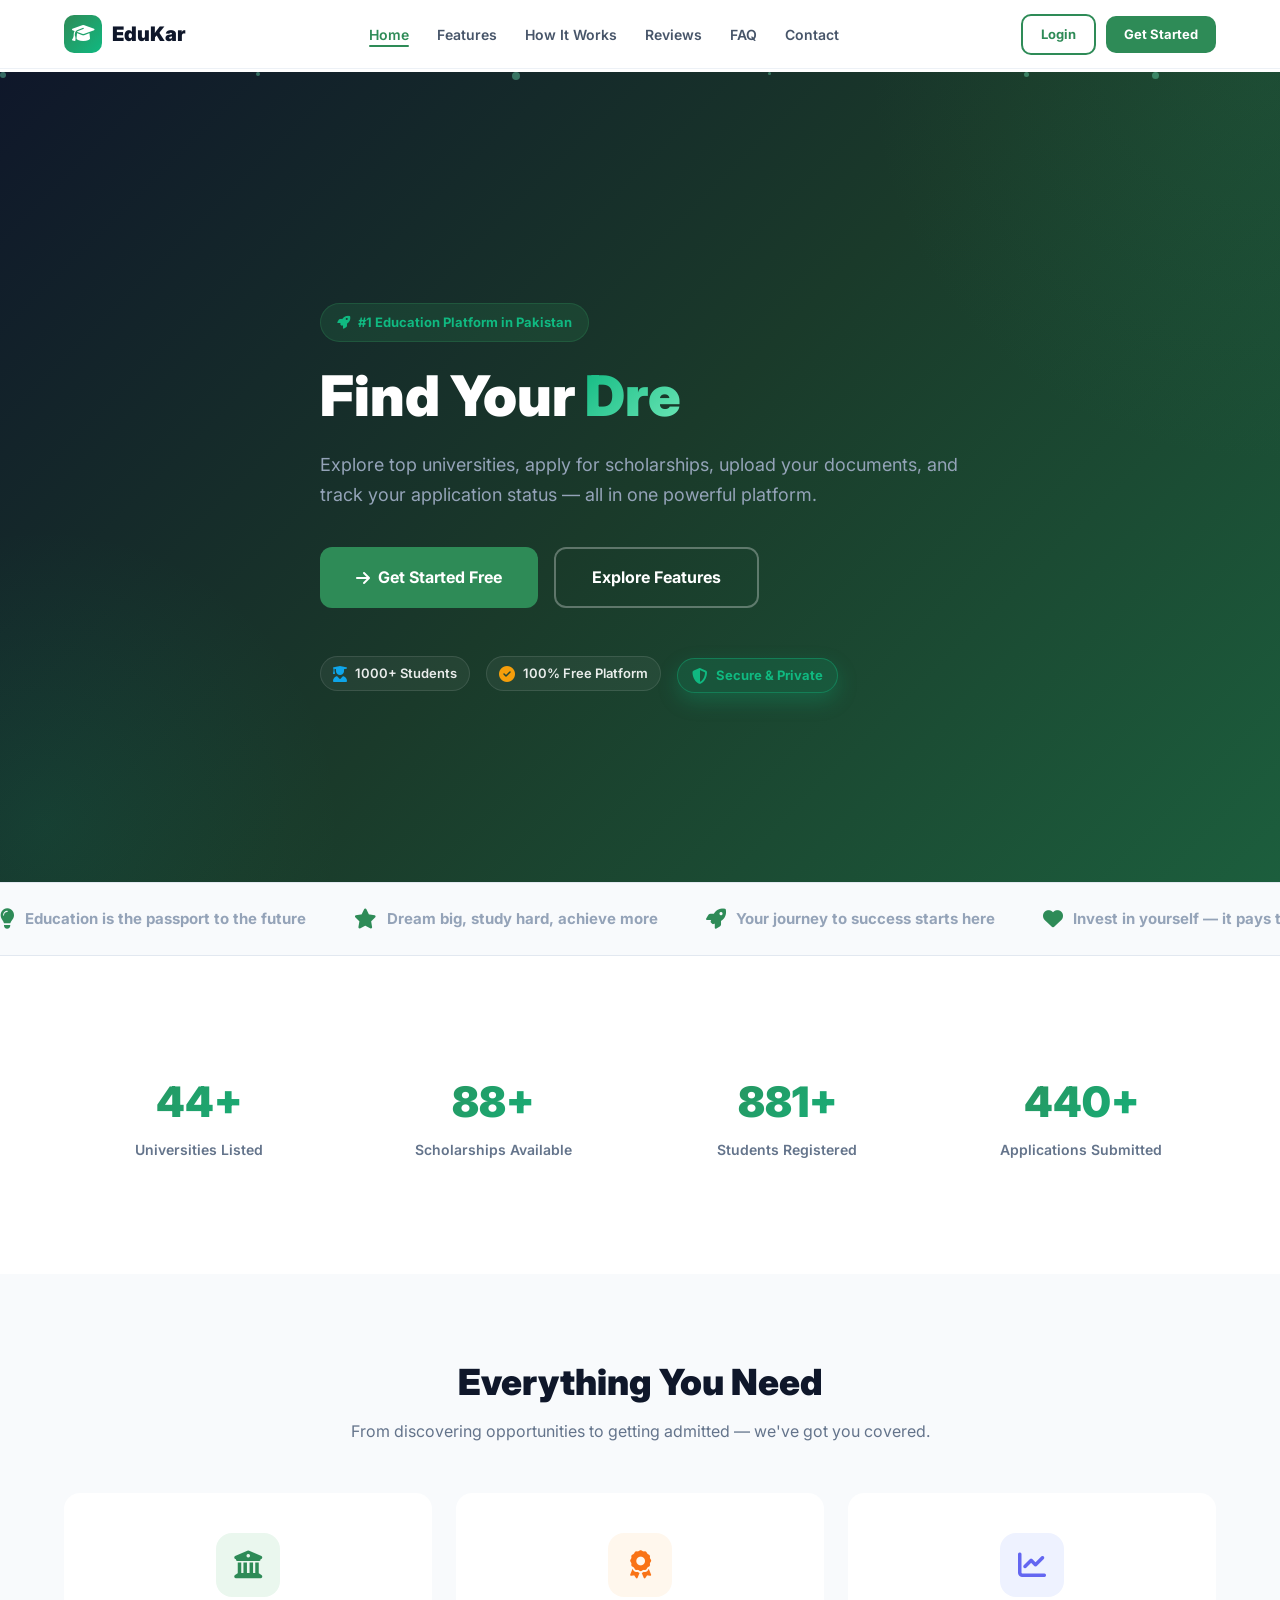
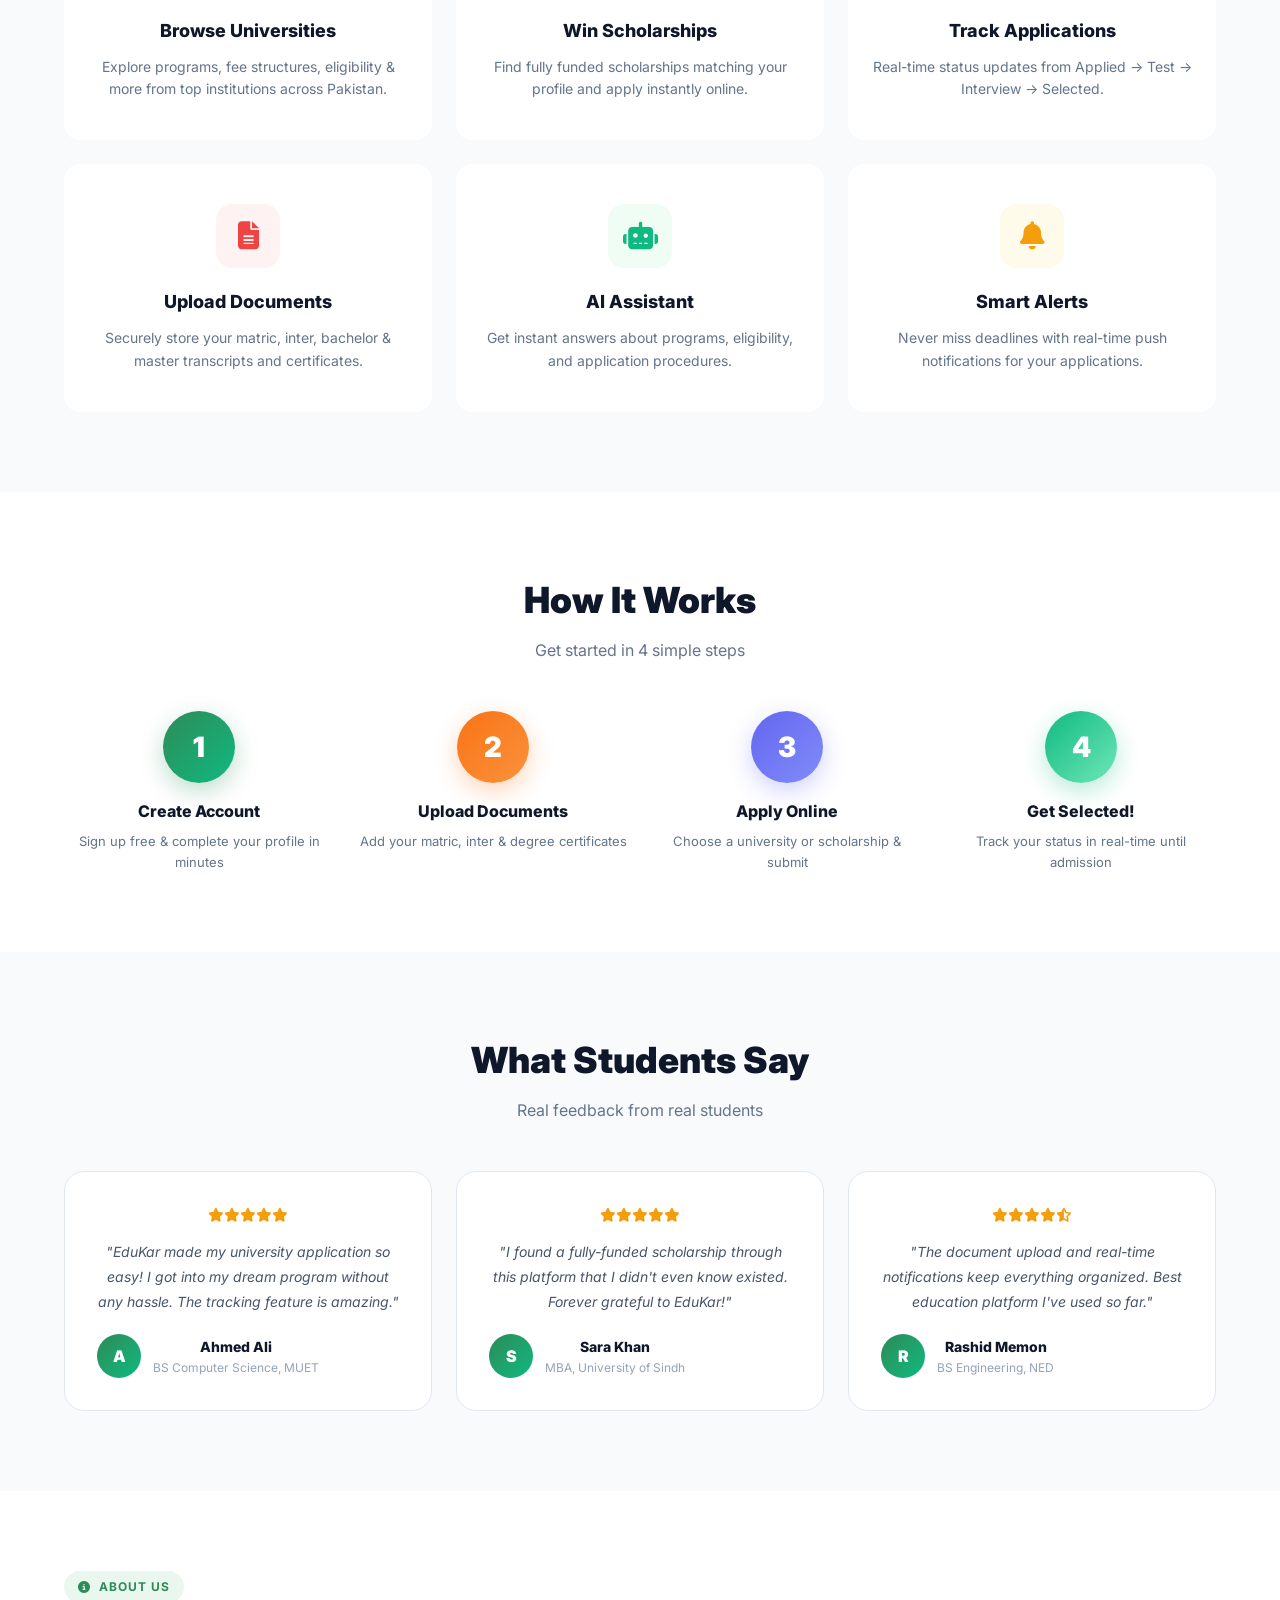
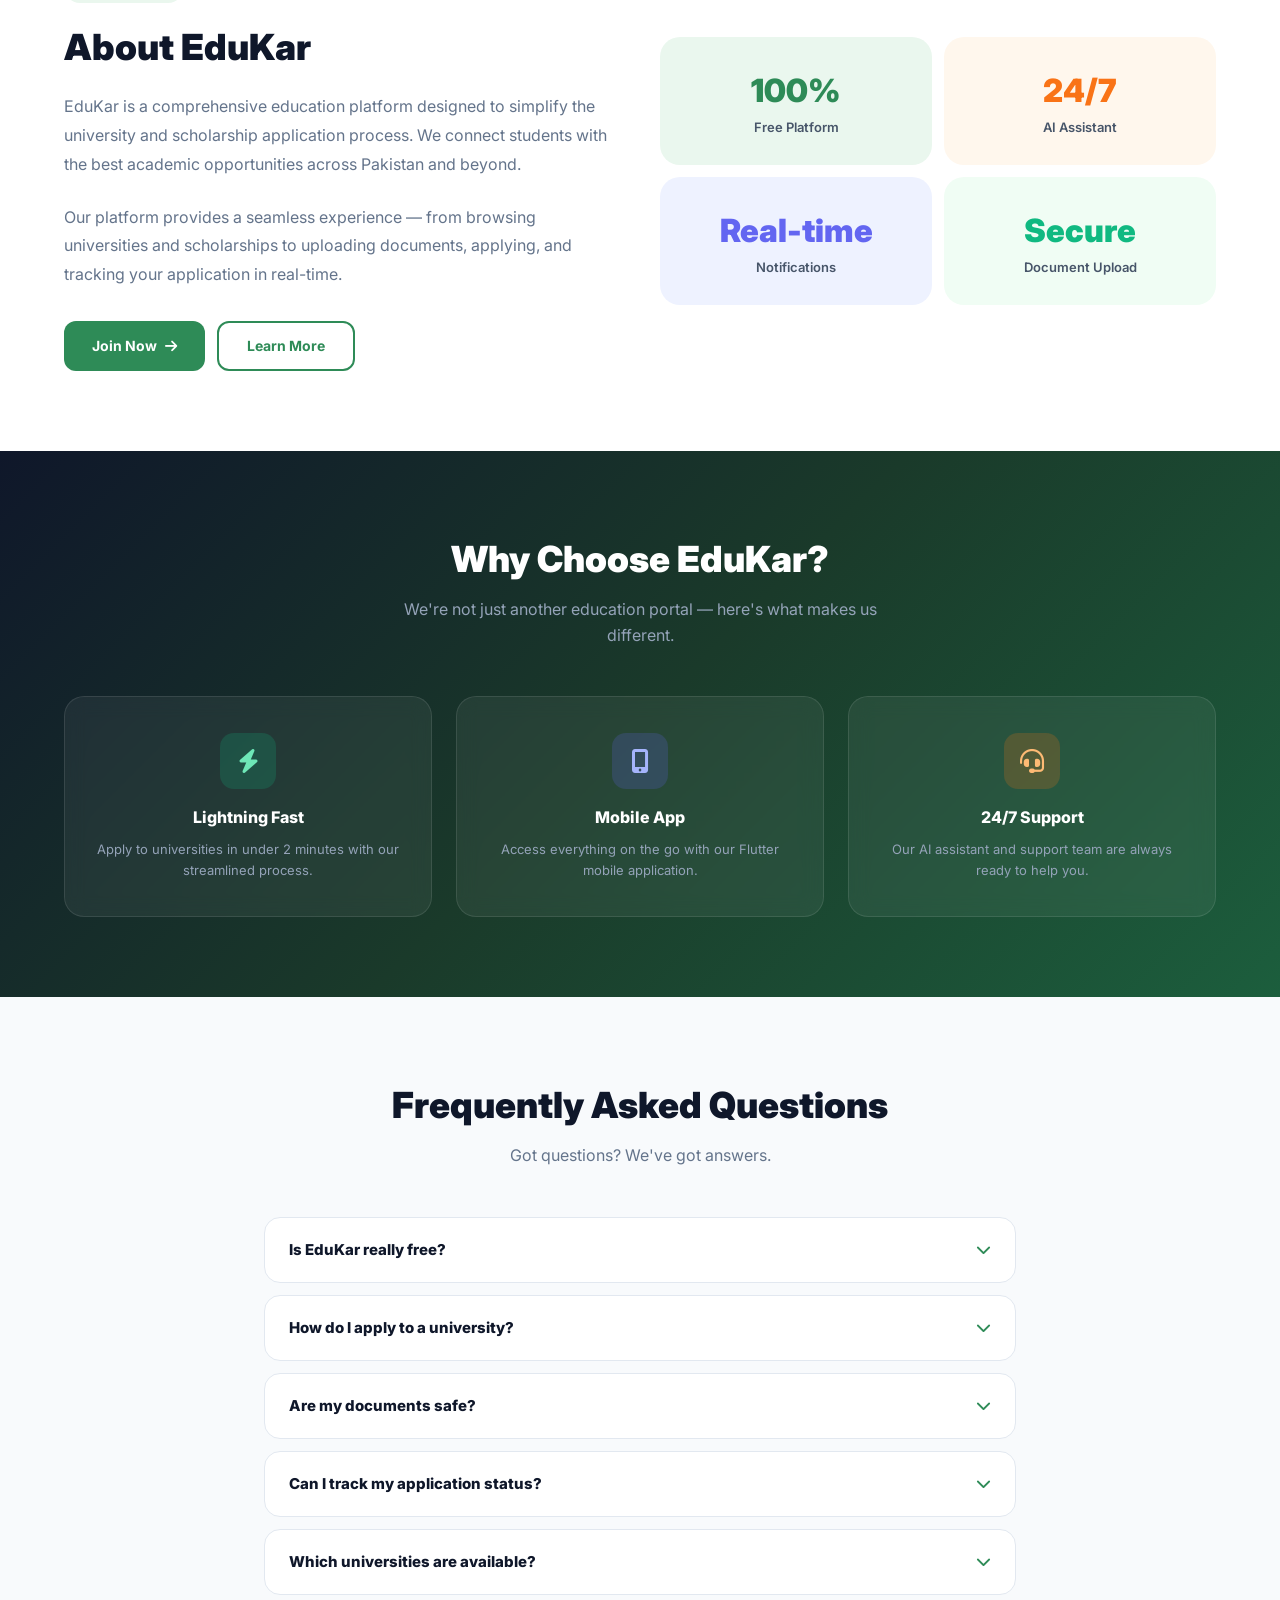
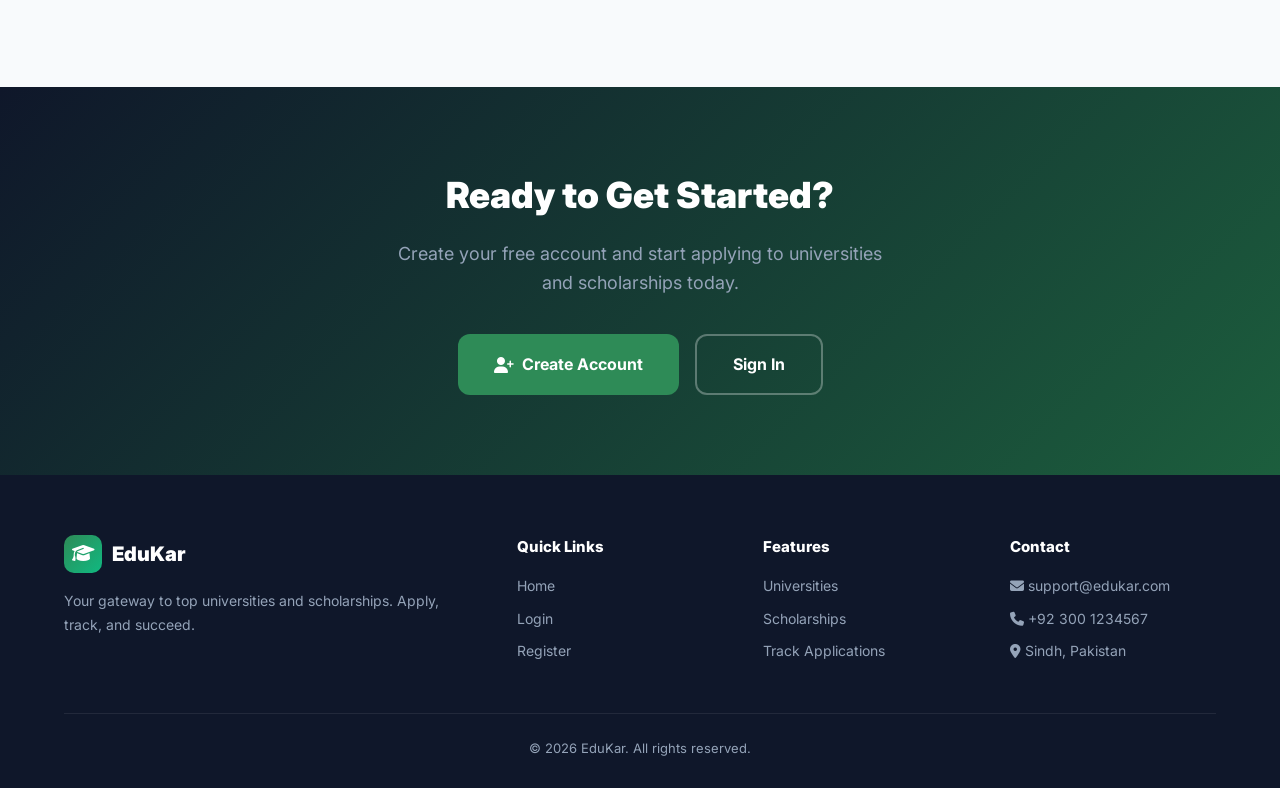
<file: index.html>
<!DOCTYPE html>
<html lang="en">
<head>
    <meta charset="UTF-8">
    <meta name="viewport" content="width=device-width, initial-scale=1.0">
    
    <!-- Comprehensive SEO Meta Tags for EduKar -->
    <meta name="description" content="EduKar is Pakistan's premier education portal. Find top universities, discover fully-funded scholarships, and track your admission applications seamlessly in one place.">
    <meta name="keywords" content="EduKar, Edukar Pakistan, scholarships in Pakistan, top universities in Pakistan, higher education, online admission portal, apply for university, study in Pakistan, education platform, best scholarship portal, admission 2026, EduKar admission, student portal">
    <meta name="author" content="EduKar Platform">
    <meta name="robots" content="index, follow, max-snippet:-1, max-image-preview:large, max-video-preview:-1">
    
    <!-- Open Graph / Social Media Meta Tags -->
    <meta property="og:type" content="website">
    <meta property="og:title" content="EduKar | Top Universities & Scholarships in Pakistan">
    <meta property="og:description" content="EduKar is your ultimate gateway to top universities and fully-funded scholarships. Apply online and track your applications securely.">
    <meta property="og:site_name" content="EduKar">
    
    <!-- Twitter Meta Tags -->
    <meta name="twitter:card" content="summary_large_image">
    <meta name="twitter:title" content="EduKar | Top Universities & Scholarships">
    <meta name="twitter:description" content="Your ultimate gateway to top universities and scholarships. Apply online and track applications.">

    <title>EduKar | Top Universities & Scholarships in Pakistan</title>
    <link rel="stylesheet" href="css/style.css">
    <link rel="stylesheet" href="https://cdnjs.cloudflare.com/ajax/libs/font-awesome/6.5.1/css/all.min.css">
</head>
<body style="padding-top:72px;">

<!-- NAVBAR -->
<nav class="navbar" id="navbar">
    <div class="navbar__inner">
        <a href="/" class="navbar__logo">
            <div class="navbar__logo-icon"><i class="fas fa-graduation-cap"></i></div>
            EduKar
        </a>
        <ul class="navbar__links" id="navLinks">
            <li><a href="/" class="active">Home</a></li>
            <li><a href="#features">Features</a></li>
            <li><a href="#how-it-works">How It Works</a></li>
            <li><a href="#testimonials">Reviews</a></li>
            <li><a href="#faq">FAQ</a></li>
            <li><a href="#contact">Contact</a></li>
        </ul>
        <div class="navbar__actions">
            <a href="login.html" class="btn btn--outline btn--sm" id="navLoginBtn">Login</a>
            <a href="register.html" class="btn btn--primary btn--sm" id="navRegBtn">Get Started</a>
        </div>
        <button class="navbar__hamburger" id="hamburger"><i class="fas fa-bars"></i></button>
    </div>
</nav>

<!-- HERO -->
<section class="hero">
    <div class="hero-particles">
        <span></span><span></span><span></span><span></span><span></span><span></span>
    </div>
    <div class="container">
        <div class="hero__content slide-up">
            <div class="hero__badge"><i class="fas fa-rocket"></i> #1 Education Platform in Pakistan</div>
            <h1 class="hero__title">Find Your <span id="typingTarget">Dream University</span><span class="typing-cursor"></span></h1>
            <p class="hero__subtitle">Explore top universities, apply for scholarships, upload your documents, and track your application status — all in one powerful platform.</p>
            <div class="hero__actions">
                <a href="register.html" class="btn btn--primary btn--lg"><i class="fas fa-arrow-right"></i> Get Started Free</a>
                <a href="#features" class="btn btn--outline btn--lg" style="border-color:rgba(255,255,255,.3); color:#fff;">Explore Features</a>
            </div>
            <div class="hero__stats" style="margin-top:48px; flex-wrap:wrap; gap:16px;">
                <div style="display:flex; align-items:center; gap:8px; padding:6px 12px; background:rgba(255,255,255,.05); border-radius:100px; border:1px solid rgba(255,255,255,.1);"><i class="fas fa-user-graduate" style="color:#0EA5E9; font-size:16px;"></i><span style="color:rgba(255,255,255,.9); font-weight:600; font-size:13px;">1000+ Students</span></div>
                <div style="display:flex; align-items:center; gap:8px; padding:6px 12px; background:rgba(255,255,255,.05); border-radius:100px; border:1px solid rgba(255,255,255,.1);"><i class="fas fa-check-circle" style="color:#F59E0B; font-size:16px;"></i><span style="color:rgba(255,255,255,.9); font-weight:600; font-size:13px;">100% Free Platform</span></div>
                <div style="display:flex; align-items:center; gap:8px; padding:6px 14px; background:rgba(16,185,129,.15); border-radius:100px; border:1px solid rgba(16,185,129,.4); box-shadow:0 8px 20px rgba(16,185,129,.25); transform:translateY(2px);"><i class="fas fa-shield-alt" style="color:#10B981; font-size:16px;"></i><span style="color:#10B981; font-weight:700; font-size:13px;">Secure & Private</span></div>
            </div>
        </div>
    </div>
</section>

<!-- MARQUEE -->
<div class="marquee-wrap">
    <div class="marquee-track" id="marqueeTrack">
        <div class="marquee-item"><i class="fas fa-lightbulb"></i> Education is the passport to the future</div>
        <div class="marquee-item"><i class="fas fa-star"></i> Dream big, study hard, achieve more</div>
        <div class="marquee-item"><i class="fas fa-rocket"></i> Your journey to success starts here</div>
        <div class="marquee-item"><i class="fas fa-heart"></i> Invest in yourself — it pays the best interest</div>
        <div class="marquee-item"><i class="fas fa-graduation-cap"></i> Knowledge is power, apply it wisely</div>
        <div class="marquee-item"><i class="fas fa-trophy"></i> Winners never quit, learners never lose</div>
        <div class="marquee-item"><i class="fas fa-gem"></i> Education is the key that unlocks every door</div>
        <div class="marquee-item"><i class="fas fa-fire"></i> Stay hungry for knowledge, stay foolish for dreams</div>
        <!-- duplicate for seamless loop -->
        <div class="marquee-item"><i class="fas fa-lightbulb"></i> Education is the passport to the future</div>
        <div class="marquee-item"><i class="fas fa-star"></i> Dream big, study hard, achieve more</div>
        <div class="marquee-item"><i class="fas fa-rocket"></i> Your journey to success starts here</div>
        <div class="marquee-item"><i class="fas fa-heart"></i> Invest in yourself — it pays the best interest</div>
        <div class="marquee-item"><i class="fas fa-graduation-cap"></i> Knowledge is power, apply it wisely</div>
        <div class="marquee-item"><i class="fas fa-trophy"></i> Winners never quit, learners never lose</div>
        <div class="marquee-item"><i class="fas fa-gem"></i> Education is the key that unlocks every door</div>
        <div class="marquee-item"><i class="fas fa-fire"></i> Stay hungry for knowledge, stay foolish for dreams</div>
    </div>
</div>

<!-- STATS COUNTER -->
<section class="section" style="background:#fff;">
    <div class="container">
        <div class="grid grid--4">
            <div class="stat-counter fade-in">
                <div class="stat-counter__num" data-target="50">0+</div>
                <div class="stat-counter__label">Universities Listed</div>
            </div>
            <div class="stat-counter fade-in stagger-1">
                <div class="stat-counter__num" data-target="100">0+</div>
                <div class="stat-counter__label">Scholarships Available</div>
            </div>
            <div class="stat-counter fade-in stagger-2">
                <div class="stat-counter__num" data-target="1000">0+</div>
                <div class="stat-counter__label">Students Registered</div>
            </div>
            <div class="stat-counter fade-in stagger-3">
                <div class="stat-counter__num" data-target="500">0+</div>
                <div class="stat-counter__label">Applications Submitted</div>
            </div>
        </div>
    </div>
</section>

<!-- FEATURES -->
<section class="section" id="features" style="background: var(--slate-50);">
    <div class="container text-center">
        <h2 style="font-size:36px; font-weight:900; color:var(--navy); margin-bottom:8px;">Everything You Need</h2>
        <p style="color:var(--slate-500); max-width:600px; margin:0 auto 48px; font-size:16px;">From discovering opportunities to getting admitted — we've got you covered.</p>
        <div class="grid grid--3">
            <div class="card fade-in" style="border:none; text-align:center; padding:40px 24px;">
                <div style="width:64px; height:64px; background:var(--primary-light); border-radius:16px; display:flex; align-items:center; justify-content:center; margin:0 auto 20px; font-size:28px; color:var(--primary);"><i class="fas fa-university"></i></div>
                <h3 style="font-size:18px; font-weight:800; color:var(--navy); margin-bottom:10px;">Browse Universities</h3>
                <p style="color:var(--slate-500); font-size:14px;">Explore programs, fee structures, eligibility & more from top institutions across Pakistan.</p>
            </div>
            <div class="card fade-in" style="border:none; text-align:center; padding:40px 24px;">
                <div style="width:64px; height:64px; background:#FFF7ED; border-radius:16px; display:flex; align-items:center; justify-content:center; margin:0 auto 20px; font-size:28px; color:var(--orange);"><i class="fas fa-award"></i></div>
                <h3 style="font-size:18px; font-weight:800; color:var(--navy); margin-bottom:10px;">Win Scholarships</h3>
                <p style="color:var(--slate-500); font-size:14px;">Find fully funded scholarships matching your profile and apply instantly online.</p>
            </div>
            <div class="card fade-in" style="border:none; text-align:center; padding:40px 24px;">
                <div style="width:64px; height:64px; background:#EEF2FF; border-radius:16px; display:flex; align-items:center; justify-content:center; margin:0 auto 20px; font-size:28px; color:#6366F1;"><i class="fas fa-chart-line"></i></div>
                <h3 style="font-size:18px; font-weight:800; color:var(--navy); margin-bottom:10px;">Track Applications</h3>
                <p style="color:var(--slate-500); font-size:14px;">Real-time status updates from Applied → Test → Interview → Selected.</p>
            </div>
            <div class="card fade-in" style="border:none; text-align:center; padding:40px 24px;">
                <div style="width:64px; height:64px; background:#FEF2F2; border-radius:16px; display:flex; align-items:center; justify-content:center; margin:0 auto 20px; font-size:28px; color:var(--red);"><i class="fas fa-file-alt"></i></div>
                <h3 style="font-size:18px; font-weight:800; color:var(--navy); margin-bottom:10px;">Upload Documents</h3>
                <p style="color:var(--slate-500); font-size:14px;">Securely store your matric, inter, bachelor & master transcripts and certificates.</p>
            </div>
            <div class="card fade-in" style="border:none; text-align:center; padding:40px 24px;">
                <div style="width:64px; height:64px; background:#F0FDF4; border-radius:16px; display:flex; align-items:center; justify-content:center; margin:0 auto 20px; font-size:28px; color:var(--accent);"><i class="fas fa-robot"></i></div>
                <h3 style="font-size:18px; font-weight:800; color:var(--navy); margin-bottom:10px;">AI Assistant</h3>
                <p style="color:var(--slate-500); font-size:14px;">Get instant answers about programs, eligibility, and application procedures.</p>
            </div>
            <div class="card fade-in" style="border:none; text-align:center; padding:40px 24px;">
                <div style="width:64px; height:64px; background:#FFFBEB; border-radius:16px; display:flex; align-items:center; justify-content:center; margin:0 auto 20px; font-size:28px; color:#F59E0B;"><i class="fas fa-bell"></i></div>
                <h3 style="font-size:18px; font-weight:800; color:var(--navy); margin-bottom:10px;">Smart Alerts</h3>
                <p style="color:var(--slate-500); font-size:14px;">Never miss deadlines with real-time push notifications for your applications.</p>
            </div>
        </div>
    </div>
</section>

<!-- HOW IT WORKS -->
<section class="section" id="how-it-works">
    <div class="container text-center">
        <h2 style="font-size:36px; font-weight:900; color:var(--navy); margin-bottom:8px;">How It Works</h2>
        <p style="color:var(--slate-500); max-width:500px; margin:0 auto 48px; font-size:16px;">Get started in 4 simple steps</p>
        <div class="grid grid--4">
            <div class="fade-in" style="text-align:center; position:relative;">
                <div style="width:72px; height:72px; background:linear-gradient(135deg,var(--primary),var(--accent)); border-radius:50%; display:flex; align-items:center; justify-content:center; margin:0 auto 16px; font-size:28px; font-weight:900; color:#fff; box-shadow:0 8px 25px rgba(46,139,87,.3);">1</div>
                <h4 style="font-weight:800; color:var(--navy); margin-bottom:6px; font-size:16px;">Create Account</h4>
                <p style="font-size:13px; color:var(--slate-500);">Sign up free & complete your profile in minutes</p>
            </div>
            <div class="fade-in stagger-1" style="text-align:center;">
                <div style="width:72px; height:72px; background:linear-gradient(135deg,#F97316,#FB923C); border-radius:50%; display:flex; align-items:center; justify-content:center; margin:0 auto 16px; font-size:28px; font-weight:900; color:#fff; box-shadow:0 8px 25px rgba(249,115,22,.3);">2</div>
                <h4 style="font-weight:800; color:var(--navy); margin-bottom:6px; font-size:16px;">Upload Documents</h4>
                <p style="font-size:13px; color:var(--slate-500);">Add your matric, inter & degree certificates</p>
            </div>
            <div class="fade-in stagger-2" style="text-align:center;">
                <div style="width:72px; height:72px; background:linear-gradient(135deg,#6366F1,#818CF8); border-radius:50%; display:flex; align-items:center; justify-content:center; margin:0 auto 16px; font-size:28px; font-weight:900; color:#fff; box-shadow:0 8px 25px rgba(99,102,241,.3);">3</div>
                <h4 style="font-weight:800; color:var(--navy); margin-bottom:6px; font-size:16px;">Apply Online</h4>
                <p style="font-size:13px; color:var(--slate-500);">Choose a university or scholarship & submit</p>
            </div>
            <div class="fade-in stagger-3" style="text-align:center;">
                <div style="width:72px; height:72px; background:linear-gradient(135deg,#10B981,#6EE7B7); border-radius:50%; display:flex; align-items:center; justify-content:center; margin:0 auto 16px; font-size:28px; font-weight:900; color:#fff; box-shadow:0 8px 25px rgba(16,185,129,.3);">4</div>
                <h4 style="font-weight:800; color:var(--navy); margin-bottom:6px; font-size:16px;">Get Selected!</h4>
                <p style="font-size:13px; color:var(--slate-500);">Track your status in real-time until admission</p>
            </div>
        </div>
    </div>
</section>

<!-- TESTIMONIALS -->
<section class="section" id="testimonials" style="background:var(--slate-50);">
    <div class="container text-center">
        <h2 style="font-size:36px; font-weight:900; color:var(--navy); margin-bottom:8px;">What Students Say</h2>
        <p style="color:var(--slate-500); max-width:500px; margin:0 auto 48px; font-size:16px;">Real feedback from real students</p>
        <div class="grid grid--3">
            <div class="testimonial-card fade-in">
                <div class="testimonial-card__stars"><i class="fas fa-star"></i><i class="fas fa-star"></i><i class="fas fa-star"></i><i class="fas fa-star"></i><i class="fas fa-star"></i></div>
                <p class="testimonial-card__text">"EduKar made my university application so easy! I got into my dream program without any hassle. The tracking feature is amazing."</p>
                <div class="testimonial-card__author">
                    <div class="testimonial-card__avatar">A</div>
                    <div><div class="testimonial-card__name">Ahmed Ali</div><div class="testimonial-card__role">BS Computer Science, MUET</div></div>
                </div>
            </div>
            <div class="testimonial-card fade-in stagger-1">
                <div class="testimonial-card__stars"><i class="fas fa-star"></i><i class="fas fa-star"></i><i class="fas fa-star"></i><i class="fas fa-star"></i><i class="fas fa-star"></i></div>
                <p class="testimonial-card__text">"I found a fully-funded scholarship through this platform that I didn't even know existed. Forever grateful to EduKar!"</p>
                <div class="testimonial-card__author">
                    <div class="testimonial-card__avatar">S</div>
                    <div><div class="testimonial-card__name">Sara Khan</div><div class="testimonial-card__role">MBA, University of Sindh</div></div>
                </div>
            </div>
            <div class="testimonial-card fade-in stagger-2">
                <div class="testimonial-card__stars"><i class="fas fa-star"></i><i class="fas fa-star"></i><i class="fas fa-star"></i><i class="fas fa-star"></i><i class="fas fa-star-half-alt"></i></div>
                <p class="testimonial-card__text">"The document upload and real-time notifications keep everything organized. Best education platform I've used so far."</p>
                <div class="testimonial-card__author">
                    <div class="testimonial-card__avatar">R</div>
                    <div><div class="testimonial-card__name">Rashid Memon</div><div class="testimonial-card__role">BS Engineering, NED</div></div>
                </div>
            </div>
        </div>
    </div>
</section>

<!-- ABOUT -->
<section class="section" id="about">
    <div class="container" style="display:flex; gap:40px; align-items:center; flex-wrap:wrap;">
        <div style="flex:1; min-width:280px;">
            <div style="display:inline-flex; align-items:center; gap:8px; padding:6px 14px; background:var(--primary-light); border-radius:100px; color:var(--primary); font-weight:700; font-size:12px; margin-bottom:16px; text-transform:uppercase; letter-spacing:1px;"><i class="fas fa-info-circle"></i> About Us</div>
            <h2 style="font-size:36px; font-weight:900; color:var(--navy); margin-bottom:16px;">About EduKar</h2>
            <p style="color:var(--slate-500); font-size:16px; line-height:1.8; margin-bottom:24px;">EduKar is a comprehensive education platform designed to simplify the university and scholarship application process. We connect students with the best academic opportunities across Pakistan and beyond.</p>
            <p style="color:var(--slate-500); font-size:16px; line-height:1.8; margin-bottom:32px;">Our platform provides a seamless experience — from browsing universities and scholarships to uploading documents, applying, and tracking your application in real-time.</p>
            <div style="display:flex; gap:12px; flex-wrap:wrap;">
                <a href="register.html" class="btn btn--primary">Join Now <i class="fas fa-arrow-right"></i></a>
                <a href="#faq" class="btn btn--outline">Learn More</a>
            </div>
        </div>
        <div style="flex:1; min-width:280px; display:grid; grid-template-columns:1fr 1fr; gap:12px;">
            <div style="background:var(--primary-light); padding:28px; border-radius:20px; text-align:center; transition:transform .3s;" onmouseover="this.style.transform='translateY(-4px)'" onmouseout="this.style.transform='translateY(0)'"><div style="font-size:32px; font-weight:900; color:var(--primary);">100%</div><div style="font-size:13px; color:var(--slate-600); font-weight:600;">Free Platform</div></div>
            <div style="background:#FFF7ED; padding:28px; border-radius:20px; text-align:center; transition:transform .3s;" onmouseover="this.style.transform='translateY(-4px)'" onmouseout="this.style.transform='translateY(0)'"><div style="font-size:32px; font-weight:900; color:var(--orange);">24/7</div><div style="font-size:13px; color:var(--slate-600); font-weight:600;">AI Assistant</div></div>
            <div style="background:#EEF2FF; padding:28px; border-radius:20px; text-align:center; transition:transform .3s;" onmouseover="this.style.transform='translateY(-4px)'" onmouseout="this.style.transform='translateY(0)'"><div style="font-size:32px; font-weight:900; color:#6366F1;">Real-time</div><div style="font-size:13px; color:var(--slate-600); font-weight:600;">Notifications</div></div>
            <div style="background:#F0FDF4; padding:28px; border-radius:20px; text-align:center; transition:transform .3s;" onmouseover="this.style.transform='translateY(-4px)'" onmouseout="this.style.transform='translateY(0)'"><div style="font-size:32px; font-weight:900; color:var(--accent);">Secure</div><div style="font-size:13px; color:var(--slate-600); font-weight:600;">Document Upload</div></div>
        </div>
    </div>
</section>

<!-- WHY CHOOSE US -->
<section class="section" style="background: linear-gradient(135deg, #0F172A 0%, #1a3a2a 50%, #1C5E3D 100%); color:#fff;">
    <div class="container text-center">
        <h2 style="font-size:36px; font-weight:900; margin-bottom:8px; color:#fff;">Why Choose EduKar?</h2>
        <p style="color:var(--slate-400); max-width:500px; margin:0 auto 48px; font-size:16px;">We're not just another education portal — here's what makes us different.</p>
        <div class="grid grid--3">
            <div class="fade-in" style="background:rgba(255,255,255,.06); backdrop-filter:blur(10px); border:1px solid rgba(255,255,255,.1); border-radius:20px; padding:36px 24px; text-align:center; transition:all .3s;" onmouseover="this.style.transform='translateY(-6px)';this.style.borderColor='rgba(110,231,183,.4)'" onmouseout="this.style.transform='translateY(0)';this.style.borderColor='rgba(255,255,255,.1)'">
                <div style="width:56px; height:56px; background:rgba(16,185,129,.2); border-radius:14px; display:flex; align-items:center; justify-content:center; margin:0 auto 16px; font-size:24px; color:#6EE7B7;"><i class="fas fa-bolt"></i></div>
                <h3 style="font-size:16px; font-weight:800; margin-bottom:8px; color:#fff;">Lightning Fast</h3>
                <p style="color:var(--slate-400); font-size:13px;">Apply to universities in under 2 minutes with our streamlined process.</p>
            </div>
            <div class="fade-in stagger-1" style="background:rgba(255,255,255,.06); backdrop-filter:blur(10px); border:1px solid rgba(255,255,255,.1); border-radius:20px; padding:36px 24px; text-align:center; transition:all .3s;" onmouseover="this.style.transform='translateY(-6px)';this.style.borderColor='rgba(110,231,183,.4)'" onmouseout="this.style.transform='translateY(0)';this.style.borderColor='rgba(255,255,255,.1)'">
                <div style="width:56px; height:56px; background:rgba(99,102,241,.2); border-radius:14px; display:flex; align-items:center; justify-content:center; margin:0 auto 16px; font-size:24px; color:#A5B4FC;"><i class="fas fa-mobile-alt"></i></div>
                <h3 style="font-size:16px; font-weight:800; margin-bottom:8px; color:#fff;">Mobile App</h3>
                <p style="color:var(--slate-400); font-size:13px;">Access everything on the go with our Flutter mobile application.</p>
            </div>
            <div class="fade-in stagger-2" style="background:rgba(255,255,255,.06); backdrop-filter:blur(10px); border:1px solid rgba(255,255,255,.1); border-radius:20px; padding:36px 24px; text-align:center; transition:all .3s;" onmouseover="this.style.transform='translateY(-6px)';this.style.borderColor='rgba(110,231,183,.4)'" onmouseout="this.style.transform='translateY(0)';this.style.borderColor='rgba(255,255,255,.1)'">
                <div style="width:56px; height:56px; background:rgba(249,115,22,.2); border-radius:14px; display:flex; align-items:center; justify-content:center; margin:0 auto 16px; font-size:24px; color:#FDBA74;"><i class="fas fa-headset"></i></div>
                <h3 style="font-size:16px; font-weight:800; margin-bottom:8px; color:#fff;">24/7 Support</h3>
                <p style="color:var(--slate-400); font-size:13px;">Our AI assistant and support team are always ready to help you.</p>
            </div>
        </div>
    </div>
</section>

<!-- FAQ -->
<section class="section" id="faq" style="background:var(--slate-50);">
    <div class="container" style="max-width:800px;">
        <div class="text-center" style="margin-bottom:48px;">
            <h2 style="font-size:36px; font-weight:900; color:var(--navy); margin-bottom:8px;">Frequently Asked Questions</h2>
            <p style="color:var(--slate-500); font-size:16px;">Got questions? We've got answers.</p>
        </div>
        <div class="faq-item">
            <div class="faq-q" onclick="this.parentElement.classList.toggle('open')">Is EduKar really free? <i class="fas fa-chevron-down"></i></div>
            <div class="faq-a"><p>Yes! EduKar is 100% free for all students. There are no hidden charges for browsing universities, applying for scholarships, or tracking your applications.</p></div>
        </div>
        <div class="faq-item">
            <div class="faq-q" onclick="this.parentElement.classList.toggle('open')">How do I apply to a university? <i class="fas fa-chevron-down"></i></div>
            <div class="faq-a"><p>Simply create an account, upload your educational documents (matric, inter, etc.), browse universities, select a program, and click "Apply Now". It's that simple!</p></div>
        </div>
        <div class="faq-item">
            <div class="faq-q" onclick="this.parentElement.classList.toggle('open')">Are my documents safe? <i class="fas fa-chevron-down"></i></div>
            <div class="faq-a"><p>Absolutely. We use secure encrypted storage for all your documents. Your personal data and academic records are fully protected and never shared without your permission.</p></div>
        </div>
        <div class="faq-item">
            <div class="faq-q" onclick="this.parentElement.classList.toggle('open')">Can I track my application status? <i class="fas fa-chevron-down"></i></div>
            <div class="faq-a"><p>Yes! You get real-time notifications and status updates for every application — from Applied → Under Review → Test → Interview → Selected/Rejected.</p></div>
        </div>
        <div class="faq-item">
            <div class="faq-q" onclick="this.parentElement.classList.toggle('open')">Which universities are available? <i class="fas fa-chevron-down"></i></div>
            <div class="faq-a"><p>We list top universities across Sindh and Pakistan including University of Sindh, MUET, NED, SZABIST, and many more. New universities are added regularly.</p></div>
        </div>
    </div>
</section>

<!-- CONTACT / CTA -->
<section class="section" id="contact" style="background: linear-gradient(135deg, var(--navy), var(--primary-dark)); color:#fff; text-align:center;">
    <div class="container">
        <h2 style="font-size:36px; font-weight:900; margin-bottom:16px;">Ready to Get Started?</h2>
        <p style="color:var(--slate-400); font-size:18px; max-width:500px; margin:0 auto 36px;">Create your free account and start applying to universities and scholarships today.</p>
        <div style="display:flex; gap:16px; justify-content:center; flex-wrap:wrap;">
            <a href="register.html" class="btn btn--primary btn--lg"><i class="fas fa-user-plus"></i> Create Account</a>
            <a href="login.html" class="btn btn--outline btn--lg" style="border-color:rgba(255,255,255,.3); color:#fff;">Sign In</a>
        </div>
    </div>
</section>

<!-- FOOTER -->
<footer class="footer">
    <div class="container">
        <div class="footer__grid">
            <div>
                <div class="navbar__logo" style="margin-bottom:16px;"><div class="navbar__logo-icon"><i class="fas fa-graduation-cap"></i></div><span style="color:#fff;">EduKar</span></div>
                <p style="font-size:14px; line-height:1.7;">Your gateway to top universities and scholarships. Apply, track, and succeed.</p>
            </div>
            <div>
                <h4 class="footer__title">Quick Links</h4>
                <a href="/" class="footer__link">Home</a>
                <a href="login.html" class="footer__link">Login</a>
                <a href="register.html" class="footer__link">Register</a>
            </div>
            <div>
                <h4 class="footer__title">Features</h4>
                <a href="#features" class="footer__link">Universities</a>
                <a href="#features" class="footer__link">Scholarships</a>
                <a href="#features" class="footer__link">Track Applications</a>
            </div>
            <div>
                <h4 class="footer__title">Contact</h4>
                <a href="mailto:support@edukar.com" class="footer__link"><i class="fas fa-envelope"></i> support@edukar.com</a>
                <a href="#" class="footer__link"><i class="fas fa-phone"></i> +92 300 1234567</a>
                <a href="#" class="footer__link"><i class="fas fa-map-marker-alt"></i> Sindh, Pakistan</a>
            </div>
        </div>
        <div class="footer__bottom">© 2026 EduKar. All rights reserved.</div>
    </div>
</footer>

<script src="js/config.js"></script>
<script src="js/index.js"></script>
</body>
</html>
</file>
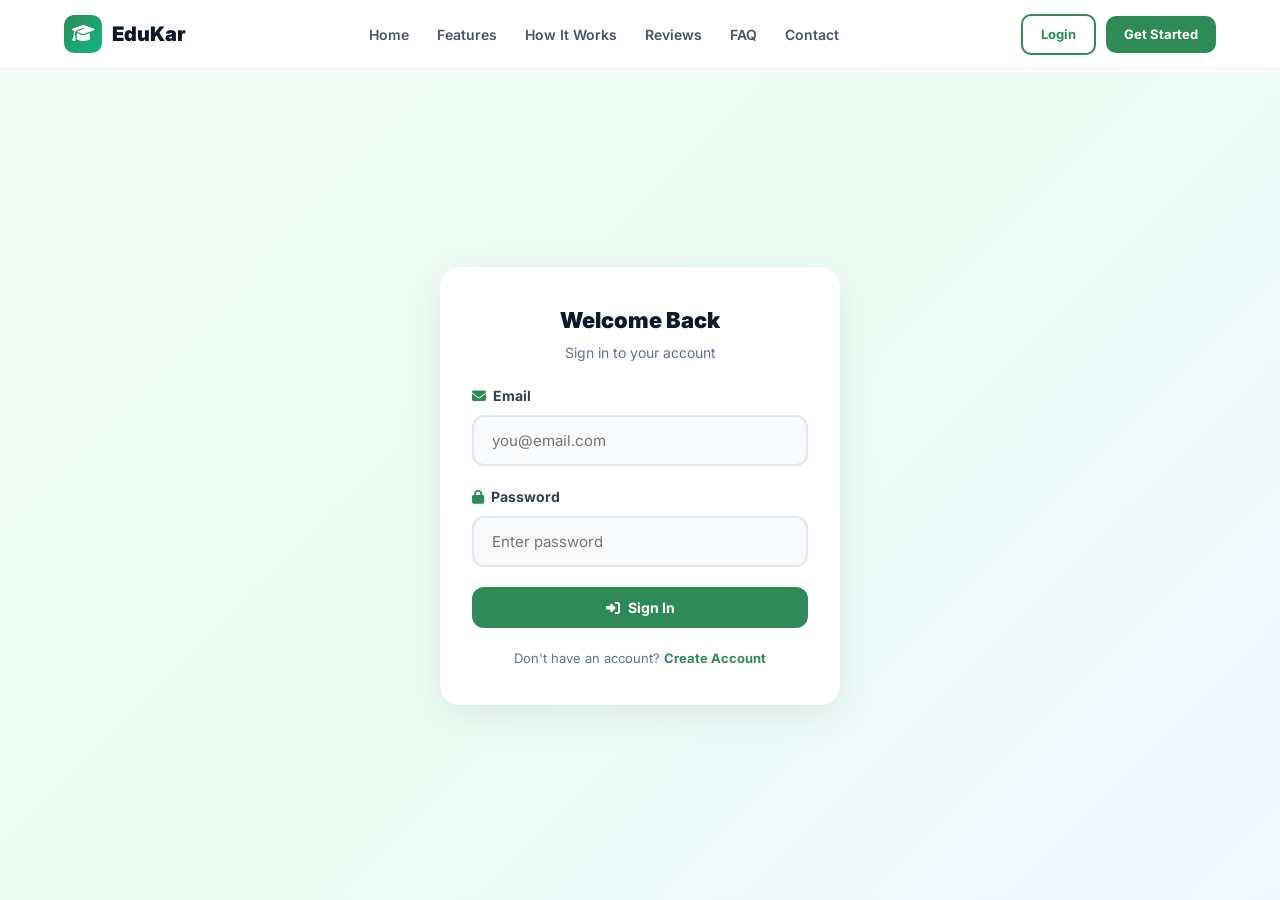
<file: application-detail.html>
<!DOCTYPE html>
<html lang="en">
<head>
    <meta charset="UTF-8"><meta name="viewport" content="width=device-width, initial-scale=1.0">
    <title>Application Detail — EduKar</title>
    <link rel="stylesheet" href="css/style.css">
    <link rel="stylesheet" href="https://cdnjs.cloudflare.com/ajax/libs/font-awesome/6.5.1/css/all.min.css">
    <style>
        .app-page { width:100% !important; padding:16px 16px 40px !important; box-sizing:border-box !important; max-width:100% !important; margin:0 !important; }
        .app-section { background:transparent !important; border:none !important; box-shadow:none !important; margin-bottom:6px !important; }
        .timeline-step { text-align:center; position:relative; z-index:2; flex:1; }
        .timeline-dot { width:38px; height:38px; border-radius:50%; display:flex; align-items:center; justify-content:center; margin:0 auto; font-size:13px; font-weight:900; transition:all .3s; }
        .timeline-label { font-size:10px; font-weight:700; margin-top:6px; }
        .doc-card { padding:20px; border-radius:14px; text-align:center; transition:all .2s; }
        .doc-card:hover { transform:translateY(-2px); }
        .info-row { display:flex; justify-content:space-between; align-items:center; padding:10px 0; border-bottom:1px solid #F1F5F9; font-size:13px; }
        .info-row:last-child { border-bottom:none; }
    </style>

    <!-- Auth guard: redirect to login BEFORE body renders if not logged in -->
    <script>
        (function() {
            var token = localStorage.getItem('st_token');
            var loginAt = parseInt(localStorage.getItem('st_login_at') || '0', 10);
            var maxAge = 7 * 24 * 60 * 60 * 1000;
            if (!token || !loginAt || (Date.now() - loginAt) > maxAge) {
                localStorage.removeItem('st_token');
                localStorage.removeItem('st_user');
                localStorage.removeItem('st_login_at');
                document.documentElement.style.display = 'none';
                window.location.replace('login.html');
            }
        })();
    </script>
</head>
<body style="visibility:hidden; opacity:0;">
<div class="app-page" id="content"><div class="page-loader"><div class="loader"></div></div></div>
<script src="js/config.js"></script>
<script src="js/dashboard-nav.js"></script>
<script src="js/application-detail.js"></script>
</body>
</html>
</file>
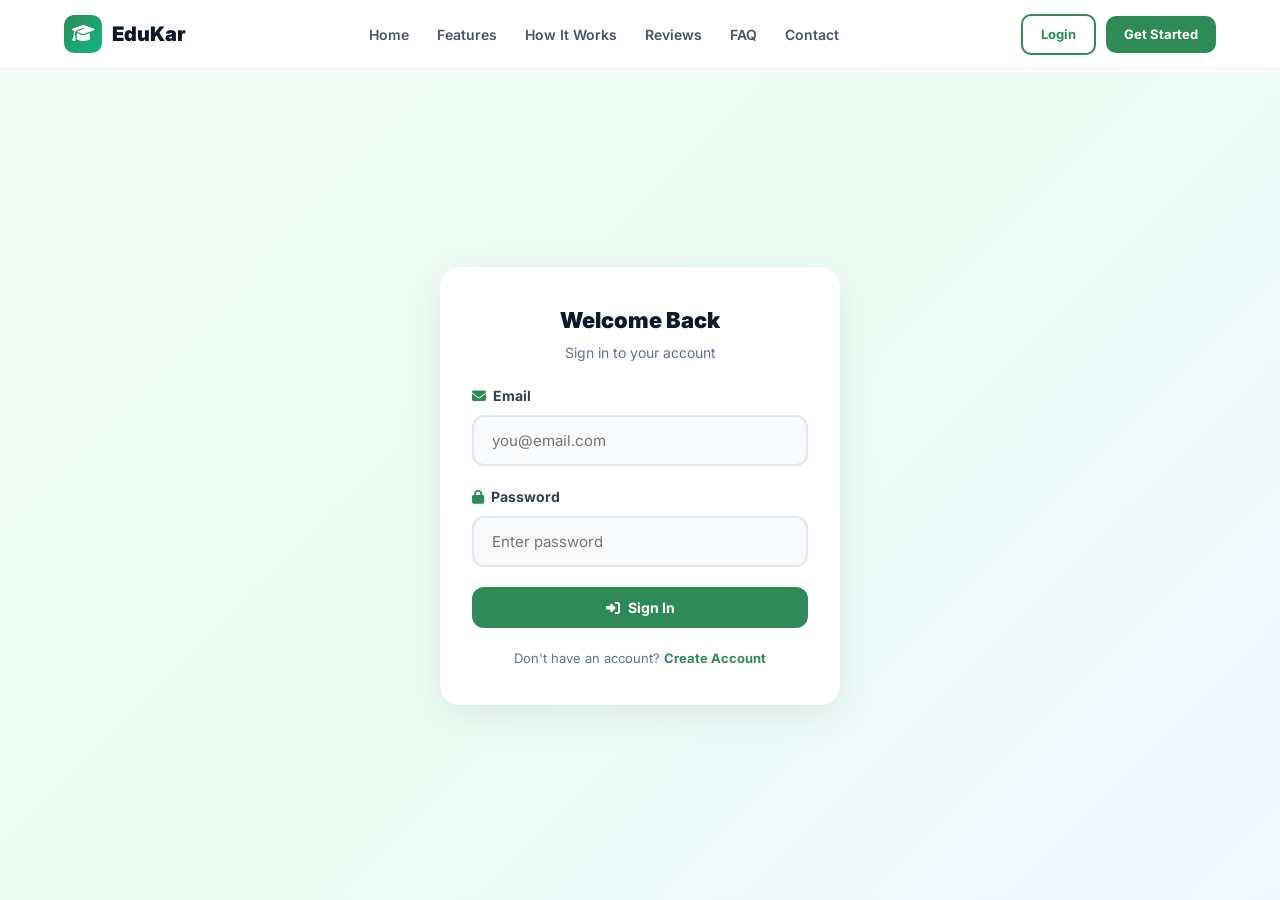
<file: education-documents.html>
<!DOCTYPE html>
<html lang="en">
<head>
    <meta charset="UTF-8"><meta name="viewport" content="width=device-width, initial-scale=1.0">
    <title>Education Documents — EduKar</title>
    <link rel="stylesheet" href="css/style.css">
    <link rel="stylesheet" href="https://cdnjs.cloudflare.com/ajax/libs/font-awesome/6.5.1/css/all.min.css">

    <!-- Comprehensive SEO Meta Tags for EduKar -->
    <meta name="description" content="EduKar is Pakistan's premier education portal. Find top universities, discover fully-funded scholarships, and track your admission applications seamlessly in one place.">
    <meta name="keywords" content="EduKar, Edukar Pakistan, scholarships in Pakistan, top universities in Pakistan, higher education, online admission portal, apply for university, study in Pakistan, education platform, best scholarship portal, admission 2026, EduKar admission, student portal">
    <meta name="author" content="EduKar Platform">
    <meta name="robots" content="index, follow, max-snippet:-1, max-image-preview:large, max-video-preview:-1">
    
    <!-- Open Graph / Social Media Meta Tags -->
    <meta property="og:type" content="website">
    <meta property="og:title" content="EduKar | Top Universities & Scholarships in Pakistan">
    <meta property="og:description" content="EduKar is your ultimate gateway to top universities and fully-funded scholarships. Apply online and track your applications securely.">
    <meta property="og:site_name" content="EduKar">
    
    <!-- Twitter Meta Tags -->
    <meta name="twitter:card" content="summary_large_image">
    <meta name="twitter:title" content="EduKar | Top Universities & Scholarships">
    <meta name="twitter:description" content="Your ultimate gateway to top universities and scholarships. Apply online and track applications.">


    <!-- Auth guard: redirect to login BEFORE body renders if not logged in -->
    <script>
        (function() {
            var token = localStorage.getItem('st_token');
            var loginAt = parseInt(localStorage.getItem('st_login_at') || '0', 10);
            var maxAge = 7 * 24 * 60 * 60 * 1000;
            if (!token || !loginAt || (Date.now() - loginAt) > maxAge) {
                localStorage.removeItem('st_token');
                localStorage.removeItem('st_user');
                localStorage.removeItem('st_login_at');
                document.documentElement.style.display = 'none';
                window.location.replace('login.html');
            }
        })();
    </script>
</head>
<body style="visibility:hidden; opacity:0;">
<div class="page-wrap">
    <div class="container" style="max-width:1100px;">
        <div class="section-header" style="margin-bottom:32px;">
            <h1 style="font-size:32px;"><i class="fas fa-file-alt" style="color:var(--primary);"></i> Education Documents</h1>
            <p>Upload your educational certificates and transcripts to apply for universities and scholarships.</p>
        </div>
        <div id="eduContent"><div class="page-loader"><div class="loader"></div></div></div>
    </div>
</div>
<script src="js/config.js"></script>
<script src="js/dashboard-nav.js"></script>
<script src="js/education.js"></script>
</body>
</html>
</file>
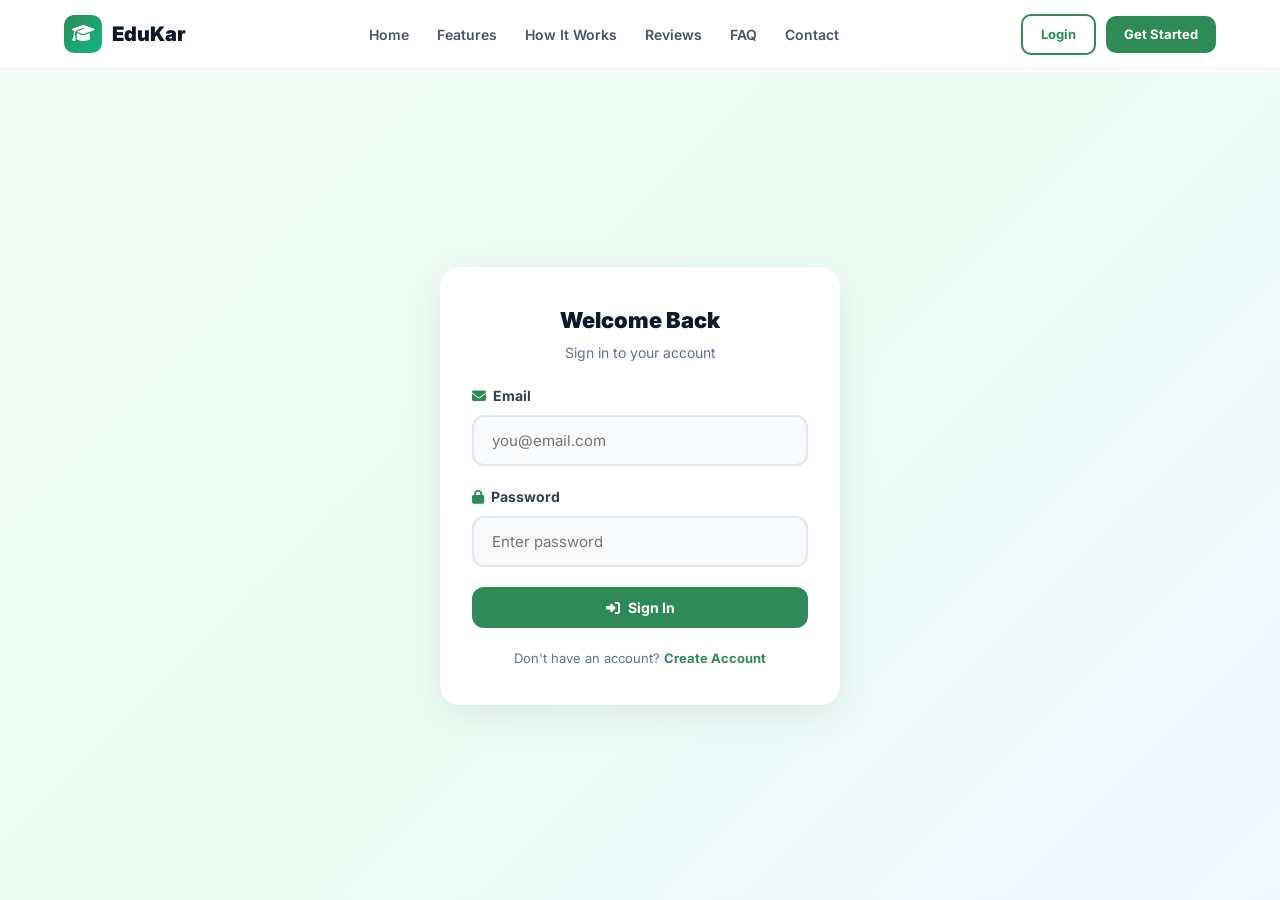
<file: home.html>
<!DOCTYPE html>
<html lang="en">
<head>
    <meta charset="UTF-8"><meta name="viewport" content="width=device-width, initial-scale=1.0">
    <title>Home — EduKar</title>
    <link rel="stylesheet" href="css/style.css">
    <link rel="stylesheet" href="https://cdnjs.cloudflare.com/ajax/libs/font-awesome/6.5.1/css/all.min.css">

    <!-- Comprehensive SEO Meta Tags for EduKar -->
    <meta name="description" content="EduKar is Pakistan's premier education portal. Find top universities, discover fully-funded scholarships, and track your admission applications seamlessly in one place.">
    <meta name="keywords" content="EduKar, Edukar Pakistan, scholarships in Pakistan, top universities in Pakistan, higher education, online admission portal, apply for university, study in Pakistan, education platform, best scholarship portal, admission 2026, EduKar admission, student portal">
    <meta name="author" content="EduKar Platform">
    <meta name="robots" content="index, follow, max-snippet:-1, max-image-preview:large, max-video-preview:-1">
    
    <!-- Open Graph / Social Media Meta Tags -->
    <meta property="og:type" content="website">
    <meta property="og:title" content="EduKar | Top Universities & Scholarships in Pakistan">
    <meta property="og:description" content="EduKar is your ultimate gateway to top universities and fully-funded scholarships. Apply online and track your applications securely.">
    <meta property="og:site_name" content="EduKar">
    
    <!-- Twitter Meta Tags -->
    <meta name="twitter:card" content="summary_large_image">
    <meta name="twitter:title" content="EduKar | Top Universities & Scholarships">
    <meta name="twitter:description" content="Your ultimate gateway to top universities and scholarships. Apply online and track applications.">


    <!-- Auth guard: redirect to login BEFORE body renders if not logged in -->
    <script>
        (function() {
            var token = localStorage.getItem('st_token');
            var loginAt = parseInt(localStorage.getItem('st_login_at') || '0', 10);
            var maxAge = 7 * 24 * 60 * 60 * 1000;
            if (!token || !loginAt || (Date.now() - loginAt) > maxAge) {
                localStorage.removeItem('st_token');
                localStorage.removeItem('st_user');
                localStorage.removeItem('st_login_at');
                document.documentElement.style.display = 'none';
                window.location.replace('login.html');
            }
        })();
    </script>
</head>
<body style="visibility:hidden; opacity:0;">

<!-- BANNER SECTION -->
<section style="padding-top:24px;">
    <div class="container">
        <div class="banner-slider" id="bannerSlider"><div class="page-loader"><div class="loader"></div></div></div>
        <div class="banner-slider__dots" id="bannerDots"></div>
    </div>
</section>

<!-- WELCOME BAR -->
<section style="padding:40px 0 0;">
    <div class="container">
        <div class="fade-in" style="background:linear-gradient(135deg, var(--navy) 0%, var(--primary-dark) 100%); border-radius:24px; padding:40px; color:#fff; display:flex; justify-content:space-between; align-items:center; flex-wrap:wrap; gap:24px;">
            <div>
                <h1 style="font-size:28px; font-weight:900; margin-bottom:6px;" id="greeting">Welcome back!</h1>
                <p style="color:var(--slate-400); font-size:16px;">Your education journey starts here. Explore, apply, and succeed.</p>
            </div>
            <div style="display:flex; gap:12px; flex-wrap:wrap;">
                <a href="universities" class="btn btn--primary"><i class="fas fa-university"></i> Browse Universities</a>
                <a href="scholarships" class="btn" style="background:rgba(255,255,255,.15); color:#fff; backdrop-filter:blur(10px);"><i class="fas fa-award"></i> Scholarships</a>
            </div>
        </div>
    </div>
</section>

<!-- QUICK STATS -->
<section style="padding:40px 0;">
    <div class="container">
        <div class="grid grid--4">
            <div class="quick-stat fade-in" style="background:linear-gradient(135deg, #EAF7EE, #D1FAE5);">
                <div class="quick-stat__icon" style="background:var(--primary); color:#fff;"><i class="fas fa-university"></i></div>
                <div class="quick-stat__num" style="color:var(--primary);" id="sUni">0</div>
                <div class="quick-stat__label" style="color:var(--primary-dark);">Universities</div>
            </div>
            <div class="quick-stat fade-in stagger-1" style="background:linear-gradient(135deg, #FFF7ED, #FFEDD5);">
                <div class="quick-stat__icon" style="background:var(--orange); color:#fff;"><i class="fas fa-award"></i></div>
                <div class="quick-stat__num" style="color:var(--orange);" id="sSch">0</div>
                <div class="quick-stat__label" style="color:#9A3412;">Scholarships</div>
            </div>
            <div class="quick-stat fade-in stagger-2" style="background:linear-gradient(135deg, #EEF2FF, #E0E7FF);">
                <div class="quick-stat__icon" style="background:#6366F1; color:#fff;"><i class="fas fa-paper-plane"></i></div>
                <div class="quick-stat__num" style="color:#6366F1;" id="sApp">0</div>
                <div class="quick-stat__label" style="color:#4338CA;">My Applications</div>
            </div>
            <div class="quick-stat fade-in stagger-3" style="background:linear-gradient(135deg, #FEF2F2, #FFE4E6);">
                <div class="quick-stat__icon" style="background:var(--red); color:#fff;"><i class="fas fa-bell"></i></div>
                <div class="quick-stat__num" style="color:var(--red);" id="sNotif">0</div>
                <div class="quick-stat__label" style="color:#991B1B;">Unread Alerts</div>
            </div>
        </div>
    </div>
</section>

<!-- QUICK ACTIONS -->
<section class="section section--gray">
    <div class="container">
        <div class="section-header" style="text-align:center;"><h2>What would you like to do?</h2><p>Navigate to any section quickly</p></div>
        <div class="grid grid--4">
            <a href="universities" class="card fade-in" style="text-decoration:none; padding:36px 24px; text-align:center;">
                <div class="quick-stat__icon" style="background:var(--primary-light); color:var(--primary); margin:0 auto 16px;"><i class="fas fa-university"></i></div>
                <h3 style="font-weight:800; color:var(--navy); margin-bottom:8px; font-size:16px;">Browse Universities</h3>
                <p style="font-size:13px; color:var(--slate-500);">Explore programs, eligibility & apply</p>
            </a>
            <a href="scholarships" class="card fade-in stagger-1" style="text-decoration:none; padding:36px 24px; text-align:center;">
                <div class="quick-stat__icon" style="background:#FFF7ED; color:var(--orange); margin:0 auto 16px;"><i class="fas fa-award"></i></div>
                <h3 style="font-weight:800; color:var(--navy); margin-bottom:8px; font-size:16px;">Scholarships</h3>
                <p style="font-size:13px; color:var(--slate-500);">Find funded opportunities</p>
            </a>
            <a href="education-documents" class="card fade-in stagger-2" style="text-decoration:none; padding:36px 24px; text-align:center;">
                <div class="quick-stat__icon" style="background:#EEF2FF; color:#6366F1; margin:0 auto 16px;"><i class="fas fa-file-upload"></i></div>
                <h3 style="font-weight:800; color:var(--navy); margin-bottom:8px; font-size:16px;">Education Documents</h3>
                <p style="font-size:13px; color:var(--slate-500);">Upload matric, inter, degree files</p>
            </a>
            <a href="track-application" class="card fade-in stagger-3" style="text-decoration:none; padding:36px 24px; text-align:center;">
                <div class="quick-stat__icon" style="background:#F0FDF4; color:var(--accent); margin:0 auto 16px;"><i class="fas fa-chart-line"></i></div>
                <h3 style="font-weight:800; color:var(--navy); margin-bottom:8px; font-size:16px;">Track Applications</h3>
                <p style="font-size:13px; color:var(--slate-500);">Check your application status</p>
            </a>
        </div>
    </div>
</section>

<!-- HOW IT WORKS -->
<section class="section">
    <div class="container text-center">
        <div class="section-header"><h2>How It Works</h2><p>Simple steps to your dream education</p></div>
        <div class="grid grid--4">
            <div class="fade-in" style="text-align:center;">
                <div style="width:64px; height:64px; background:var(--primary-light); border-radius:50%; display:flex; align-items:center; justify-content:center; margin:0 auto 16px; font-size:28px; font-weight:900; color:var(--primary);">1</div>
                <h4 style="font-weight:800; color:var(--navy); margin-bottom:6px;">Create Account</h4>
                <p style="font-size:13px; color:var(--slate-500);">Sign up & complete your profile</p>
            </div>
            <div class="fade-in stagger-1" style="text-align:center;">
                <div style="width:64px; height:64px; background:#FFF7ED; border-radius:50%; display:flex; align-items:center; justify-content:center; margin:0 auto 16px; font-size:28px; font-weight:900; color:var(--orange);">2</div>
                <h4 style="font-weight:800; color:var(--navy); margin-bottom:6px;">Upload Documents</h4>
                <p style="font-size:13px; color:var(--slate-500);">Add your academic records</p>
            </div>
            <div class="fade-in stagger-2" style="text-align:center;">
                <div style="width:64px; height:64px; background:#EEF2FF; border-radius:50%; display:flex; align-items:center; justify-content:center; margin:0 auto 16px; font-size:28px; font-weight:900; color:#6366F1;">3</div>
                <h4 style="font-weight:800; color:var(--navy); margin-bottom:6px;">Apply Online</h4>
                <p style="font-size:13px; color:var(--slate-500);">Choose a program & submit</p>
            </div>
            <div class="fade-in stagger-3" style="text-align:center;">
                <div style="width:64px; height:64px; background:#F0FDF4; border-radius:50%; display:flex; align-items:center; justify-content:center; margin:0 auto 16px; font-size:28px; font-weight:900; color:var(--accent);">4</div>
                <h4 style="font-weight:800; color:var(--navy); margin-bottom:6px;">Get Selected</h4>
                <p style="font-size:13px; color:var(--slate-500);">Track status in real-time</p>
            </div>
        </div>
    </div>
</section>

<!-- RECENT APPLICATIONS -->
<section class="section section--gray">
    <div class="container">
        <div class="section-header section-header--between">
            <div><h2>My Recent Applications</h2><p>Your latest submissions</p></div>
            <a href="track-application" class="btn btn--outline btn--sm">View All <i class="fas fa-arrow-right"></i></a>
        </div>
        <div id="recentApps"><div class="page-loader"><div class="loader"></div></div></div>
    </div>
</section>

<footer class="footer">
    <div class="container">
        <div class="footer__grid">
            <div><div class="navbar__logo" style="margin-bottom:16px;"><div class="navbar__logo-icon"><i class="fas fa-graduation-cap"></i></div><span style="color:#fff;">EduKar</span></div><p style="font-size:14px; line-height:1.7;">Your gateway to top universities and scholarships.</p></div>
            <div><h4 class="footer__title">Navigation</h4><a href="home" class="footer__link">Home</a><a href="universities" class="footer__link">Universities</a><a href="scholarships" class="footer__link">Scholarships</a></div>
            <div><h4 class="footer__title">Account</h4><a href="my-account" class="footer__link">My Profile</a><a href="education-documents" class="footer__link">Documents</a><a href="track-application" class="footer__link">Applications</a></div>
            <div><h4 class="footer__title">Contact</h4><a href="mailto:support@edukar.com" class="footer__link"><i class="fas fa-envelope"></i> support@edukar.com</a><a href="#" class="footer__link"><i class="fas fa-phone"></i> +92 300 1234567</a></div>
        </div>
        <div class="footer__bottom">© 2026 EduKar. All rights reserved.</div>
    </div>
</footer>

<script src="js/config.js"></script>
<script src="js/dashboard-nav.js"></script>
<script src="js/home.js"></script>
</body>
</html>
</file>
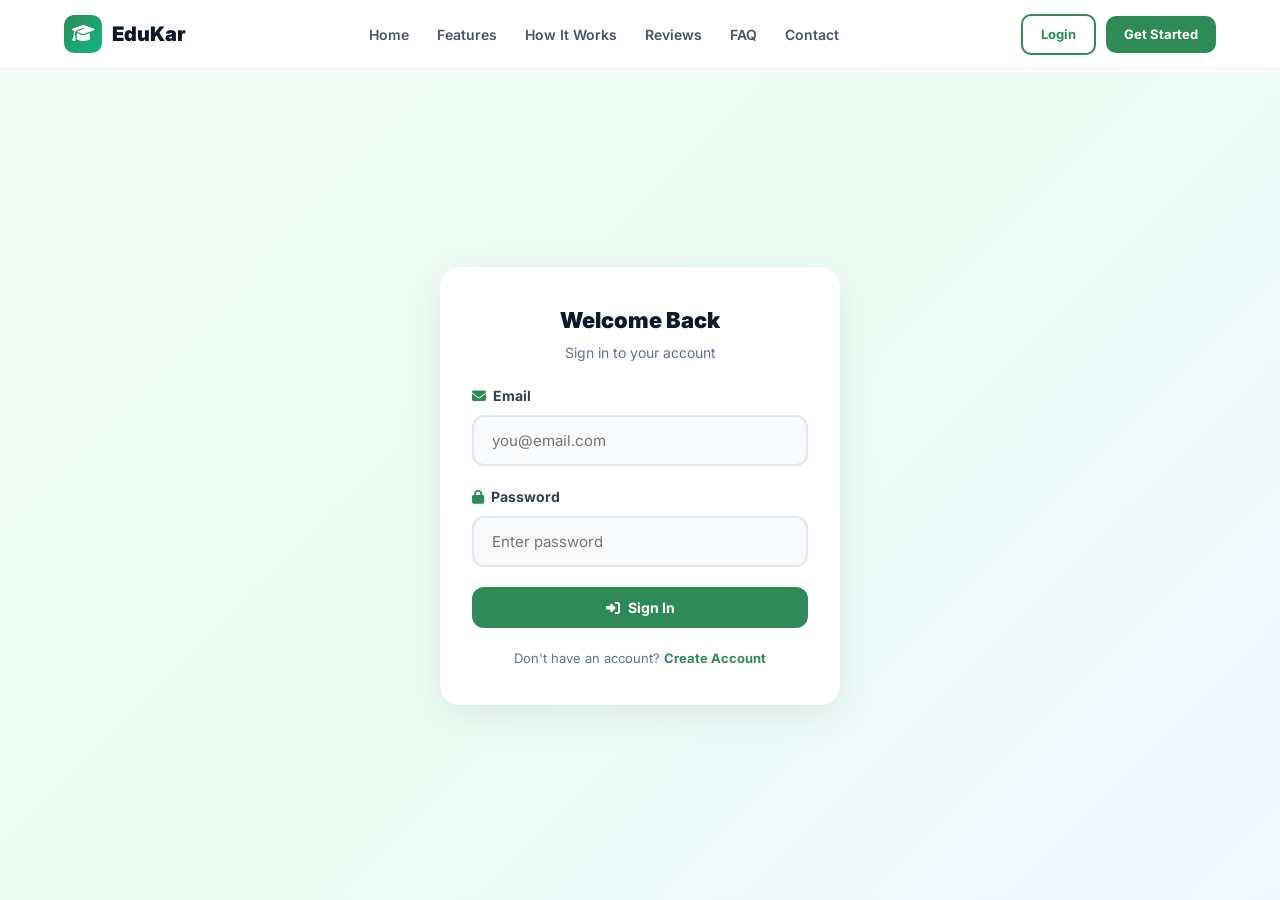
<file: login.html>
<!DOCTYPE html>
<html lang="en">
<head>
    <meta charset="UTF-8"><meta name="viewport" content="width=device-width, initial-scale=1.0">
    <title>Login — EduKar</title>
    <link rel="stylesheet" href="css/style.css">
    <link rel="stylesheet" href="https://cdnjs.cloudflare.com/ajax/libs/font-awesome/6.5.1/css/all.min.css">

    <!-- Comprehensive SEO Meta Tags for EduKar -->
    <meta name="description" content="EduKar is Pakistan's premier education portal. Find top universities, discover fully-funded scholarships, and track your admission applications seamlessly in one place.">
    <meta name="keywords" content="EduKar, Edukar Pakistan, scholarships in Pakistan, top universities in Pakistan, higher education, online admission portal, apply for university, study in Pakistan, education platform, best scholarship portal, admission 2026, EduKar admission, student portal">
    <meta name="author" content="EduKar Platform">
    <meta name="robots" content="index, follow, max-snippet:-1, max-image-preview:large, max-video-preview:-1">
    
    <!-- Open Graph / Social Media Meta Tags -->
    <meta property="og:type" content="website">
    <meta property="og:title" content="EduKar | Top Universities & Scholarships in Pakistan">
    <meta property="og:description" content="EduKar is your ultimate gateway to top universities and fully-funded scholarships. Apply online and track your applications securely.">
    <meta property="og:site_name" content="EduKar">
    
    <!-- Twitter Meta Tags -->
    <meta name="twitter:card" content="summary_large_image">
    <meta name="twitter:title" content="EduKar | Top Universities & Scholarships">
    <meta name="twitter:description" content="Your ultimate gateway to top universities and scholarships. Apply online and track applications.">


    <!-- Instant redirect for already-logged-in users (runs BEFORE body renders) -->
    <script>
        (function() {
            var token = localStorage.getItem('st_token');
            var loginAt = parseInt(localStorage.getItem('st_login_at') || '0', 10);
            var maxAge = 7 * 24 * 60 * 60 * 1000;
            if (token && loginAt && (Date.now() - loginAt) < maxAge) {
                document.documentElement.style.display = 'none';
                window.location.replace('home.html');
            } else if (token && !loginAt) {
                // Old session without timestamp — clear it
                localStorage.removeItem('st_token');
                localStorage.removeItem('st_user');
            }
        })();
    </script>
</head>
<body style="padding-top:72px;">

<!-- NAVBAR -->
<nav class="navbar" id="navbar">
    <div class="navbar__inner">
        <a href="index.html" class="navbar__logo">
            <div class="navbar__logo-icon"><i class="fas fa-graduation-cap"></i></div>
            EduKar
        </a>
        <ul class="navbar__links" id="navLinks">
            <li><a href="/">Home</a></li>
            <li><a href="/#features">Features</a></li>
            <li><a href="/#how-it-works">How It Works</a></li>
            <li><a href="/#testimonials">Reviews</a></li>
            <li><a href="/#faq">FAQ</a></li>
            <li><a href="/#contact">Contact</a></li>
        </ul>
        <div class="navbar__actions">
            <a href="login.html" class="btn btn--outline btn--sm" id="navLoginBtn">Login</a>
            <a href="register.html" class="btn btn--primary btn--sm" id="navRegBtn">Get Started</a>
        </div>
        <button class="navbar__hamburger" id="hamburger"><i class="fas fa-bars"></i></button>
    </div>
</nav>

<div style="min-height:calc(100vh - 72px); display:flex; align-items:center; justify-content:center; background:linear-gradient(135deg, #F0FDF4 0%, #ECFDF5 50%, #F0F9FF 100%); padding:20px;">
    <div style="background:#fff; border-radius:20px; box-shadow:0 10px 40px rgba(0,0,0,.08); padding:36px 32px; width:100%; max-width:400px;">
        <h1 style="text-align:center; font-size:22px; font-weight:900; color:#0F172A; margin-bottom:4px;">Welcome Back</h1>
        <p style="text-align:center; font-size:14px; color:#64748B; margin-bottom:20px;">Sign in to your account</p>
        <form id="loginForm" autocomplete="off">
            <div class="form-group">
                <label><i class="fas fa-envelope" style="color:#2E8B57; margin-right:4px;"></i> Email</label>
                <input type="email" class="form-input" id="email" placeholder="you@email.com" required autocomplete="off" name="login_email_field">
            </div>
            <div class="form-group">
                <label><i class="fas fa-lock" style="color:#2E8B57; margin-right:4px;"></i> Password</label>
                <input type="password" class="form-input" id="password" placeholder="Enter password" required autocomplete="new-password" name="login_password_field">
            </div>
            <button type="submit" class="btn btn--primary btn--full" id="loginBtn" style="padding:12px; font-size:14px;">
                <i class="fas fa-sign-in-alt"></i> Sign In
            </button>
        </form>
        <p style="text-align:center; margin-top:20px; font-size:13px; color:#64748B;">
            Don't have an account? <a href="register.html" style="font-weight:700; color:#2E8B57;">Create Account</a>
        </p>
    </div>
</div>

<script src="js/config.js"></script>
<script>
    // Navbar scroll + hamburger
    window.addEventListener('scroll', function() { document.getElementById('navbar').classList.toggle('scrolled', window.scrollY > 50); });
    document.getElementById('hamburger').addEventListener('click', function() {
        var links = document.getElementById('navLinks');
        links.classList.toggle('open');
        this.innerHTML = links.classList.contains('open') ? '<i class="fas fa-times"></i>' : '<i class="fas fa-bars"></i>';
    });
</script>
<script src="js/login.js"></script>
</body>
</html>
</file>
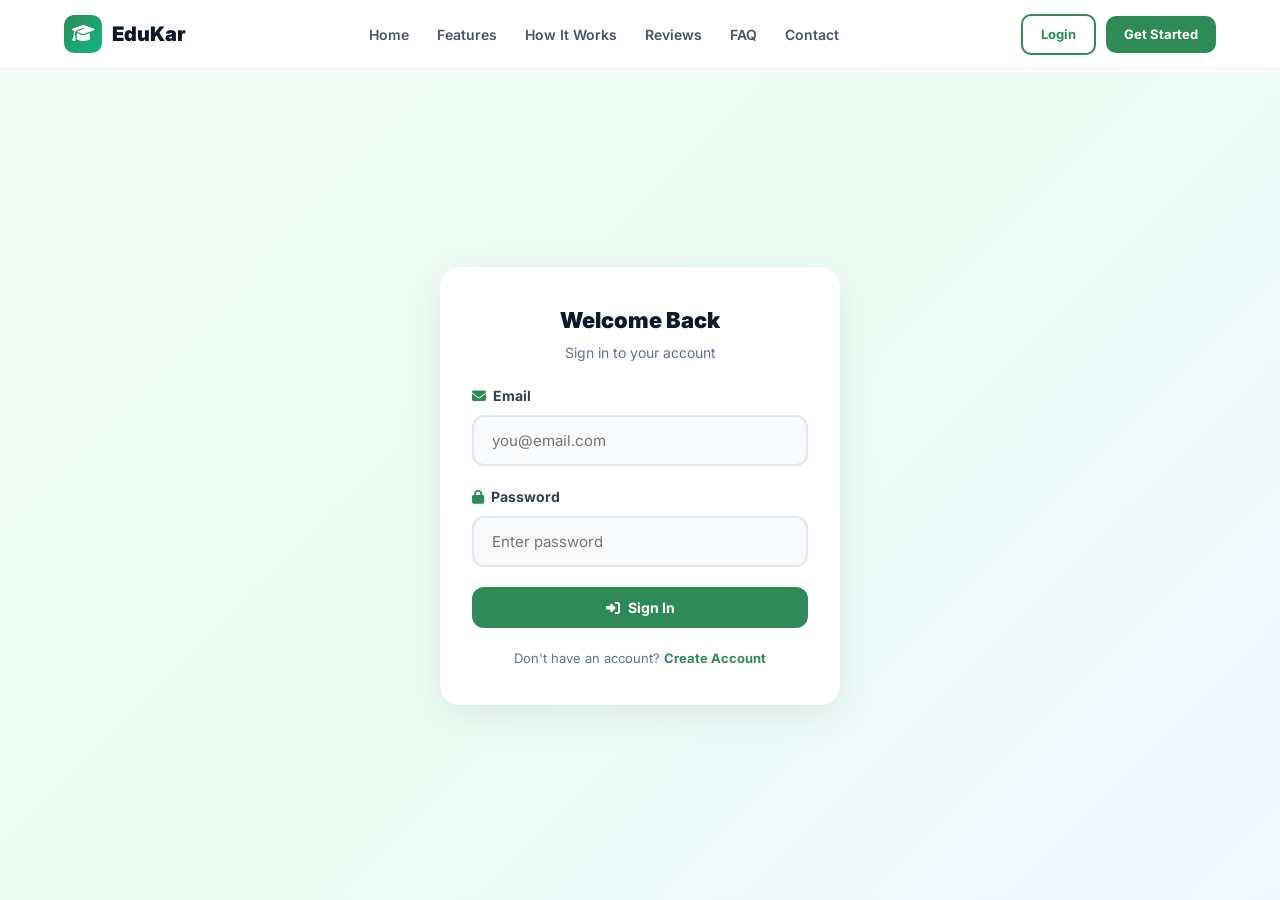
<file: my-account.html>
<!DOCTYPE html>
<html lang="en">
<head>
    <meta charset="UTF-8"><meta name="viewport" content="width=device-width, initial-scale=1.0">
    <title>My Profile — EduKar</title>
    <link rel="stylesheet" href="css/style.css">
    <link rel="stylesheet" href="https://cdnjs.cloudflare.com/ajax/libs/font-awesome/6.5.1/css/all.min.css">

    <!-- Comprehensive SEO Meta Tags for EduKar -->
    <meta name="description" content="EduKar is Pakistan's premier education portal. Find top universities, discover fully-funded scholarships, and track your admission applications seamlessly in one place.">
    <meta name="keywords" content="EduKar, Edukar Pakistan, scholarships in Pakistan, top universities in Pakistan, higher education, online admission portal, apply for university, study in Pakistan, education platform, best scholarship portal, admission 2026, EduKar admission, student portal">
    <meta name="author" content="EduKar Platform">
    <meta name="robots" content="index, follow, max-snippet:-1, max-image-preview:large, max-video-preview:-1">
    
    <!-- Open Graph / Social Media Meta Tags -->
    <meta property="og:type" content="website">
    <meta property="og:title" content="EduKar | Top Universities & Scholarships in Pakistan">
    <meta property="og:description" content="EduKar is your ultimate gateway to top universities and fully-funded scholarships. Apply online and track your applications securely.">
    <meta property="og:site_name" content="EduKar">
    
    <!-- Twitter Meta Tags -->
    <meta name="twitter:card" content="summary_large_image">
    <meta name="twitter:title" content="EduKar | Top Universities & Scholarships">
    <meta name="twitter:description" content="Your ultimate gateway to top universities and scholarships. Apply online and track applications.">


    <!-- Auth guard: redirect to login BEFORE body renders if not logged in -->
    <script>
        (function() {
            var token = localStorage.getItem('st_token');
            var loginAt = parseInt(localStorage.getItem('st_login_at') || '0', 10);
            var maxAge = 7 * 24 * 60 * 60 * 1000;
            if (!token || !loginAt || (Date.now() - loginAt) > maxAge) {
                localStorage.removeItem('st_token');
                localStorage.removeItem('st_user');
                localStorage.removeItem('st_login_at');
                document.documentElement.style.display = 'none';
                window.location.replace('login.html');
            }
        })();
    </script>
</head>
<body style="visibility:hidden; opacity:0;">
<div class="page-wrap">
    <div class="container" style="max-width:1100px;">
        <div class="section-header" style="margin-bottom:32px;">
            <h1 style="font-size:32px;"><i class="fas fa-user-circle" style="color:var(--primary);"></i> My Profile</h1>
            <p>Manage your account and security settings</p>
        </div>

        <!-- Profile Header -->
        <div class="detail-section fade-in visible" style="margin-bottom:24px;">
            <div style="display:flex; gap:24px; align-items:center; flex-wrap:wrap;">
                <div style="width:80px; height:80px; border-radius:50%; background:linear-gradient(135deg, var(--primary), var(--accent)); display:flex; align-items:center; justify-content:center; font-size:32px; color:#fff; font-weight:900;" id="avatar">U</div>
                <div><h2 id="dispName" style="font-size:24px; font-weight:900; color:var(--navy);">Loading...</h2><p id="dispEmail" style="color:var(--slate-500);">...</p></div>
            </div>
        </div>

        <div class="grid grid--2">
            <div class="detail-section fade-in visible stagger-1">
                <h3><i class="fas fa-edit" style="color:var(--primary);"></i> Edit Profile</h3>
                <form id="profileForm">
                    <div class="form-group"><label>Full Name</label><input type="text" class="form-input" id="name" required></div>
                    <div class="form-group"><label>Phone</label><input type="tel" class="form-input" id="phone"></div>
                    <div class="form-group"><label>Date of Birth</label><input type="date" class="form-input" id="dob"></div>
                    <button type="submit" class="btn btn--primary btn--full" id="saveBtn"><i class="fas fa-save"></i> Save Changes</button>
                </form>
            </div>
            <div class="detail-section fade-in visible stagger-2">
                <h3><i class="fas fa-lock" style="color:var(--orange);"></i> Change Password</h3>
                <form id="pwForm">
                    <div class="form-group"><label>Current Password</label><input type="password" class="form-input" id="currentPw" required></div>
                    <div class="form-group"><label>New Password</label><input type="password" class="form-input" id="newPw" required minlength="6"></div>
                    <div class="form-group"><label>Confirm New</label><input type="password" class="form-input" id="confirmPw" required></div>
                    <button type="submit" class="btn btn--outline btn--full" id="pwBtn"><i class="fas fa-key"></i> Update Password</button>
                </form>
            </div>
        </div>
    </div>
</div>
<script src="js/config.js"></script>
<script src="js/dashboard-nav.js"></script>
<script src="js/pages.js"></script>
<script>initMyAccountPage();</script>
</body>
</html>
</file>
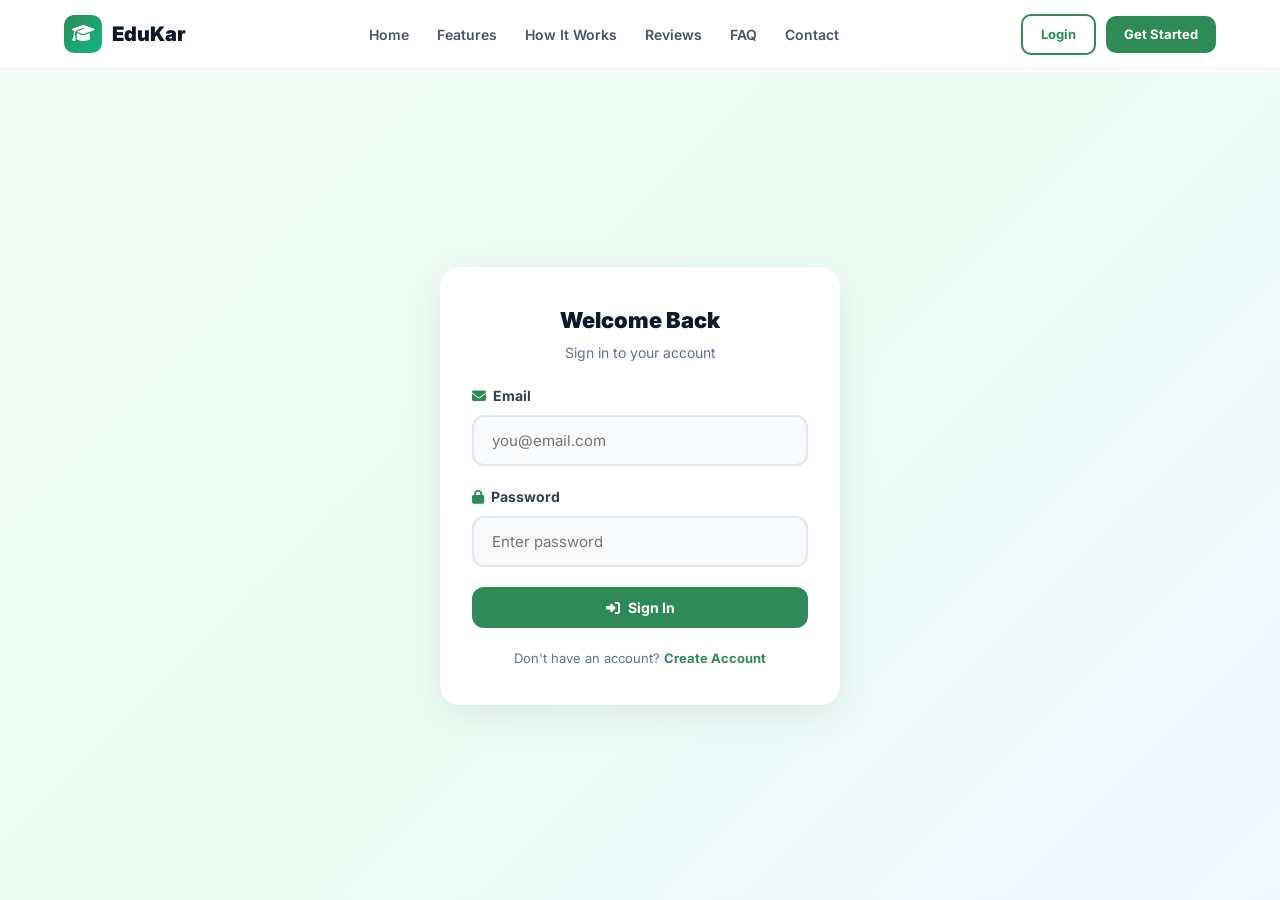
<file: notifications.html>
<!DOCTYPE html>
<html lang="en">
<head>
    <meta charset="UTF-8"><meta name="viewport" content="width=device-width, initial-scale=1.0">
    <title>Notifications — EduKar</title>
    <link rel="stylesheet" href="css/style.css">
    <link rel="stylesheet" href="https://cdnjs.cloudflare.com/ajax/libs/font-awesome/6.5.1/css/all.min.css">

    <!-- Comprehensive SEO Meta Tags for EduKar -->
    <meta name="description" content="EduKar is Pakistan's premier education portal. Find top universities, discover fully-funded scholarships, and track your admission applications seamlessly in one place.">
    <meta name="keywords" content="EduKar, Edukar Pakistan, scholarships in Pakistan, top universities in Pakistan, higher education, online admission portal, apply for university, study in Pakistan, education platform, best scholarship portal, admission 2026, EduKar admission, student portal">
    <meta name="author" content="EduKar Platform">
    <meta name="robots" content="index, follow, max-snippet:-1, max-image-preview:large, max-video-preview:-1">
    
    <!-- Open Graph / Social Media Meta Tags -->
    <meta property="og:type" content="website">
    <meta property="og:title" content="EduKar | Top Universities & Scholarships in Pakistan">
    <meta property="og:description" content="EduKar is your ultimate gateway to top universities and fully-funded scholarships. Apply online and track your applications securely.">
    <meta property="og:site_name" content="EduKar">
    
    <!-- Twitter Meta Tags -->
    <meta name="twitter:card" content="summary_large_image">
    <meta name="twitter:title" content="EduKar | Top Universities & Scholarships">
    <meta name="twitter:description" content="Your ultimate gateway to top universities and scholarships. Apply online and track applications.">


    <!-- Auth guard: redirect to login BEFORE body renders if not logged in -->
    <script>
        (function() {
            var token = localStorage.getItem('st_token');
            var loginAt = parseInt(localStorage.getItem('st_login_at') || '0', 10);
            var maxAge = 7 * 24 * 60 * 60 * 1000;
            if (!token || !loginAt || (Date.now() - loginAt) > maxAge) {
                localStorage.removeItem('st_token');
                localStorage.removeItem('st_user');
                localStorage.removeItem('st_login_at');
                document.documentElement.style.display = 'none';
                window.location.replace('login.html');
            }
        })();
    </script>
</head>
<body style="visibility:hidden; opacity:0;">
<div class="page-wrap">
    <div class="container">
        <div class="section-header section-header--between" style="margin-bottom:32px;">
            <div><h1 style="font-size:32px;"><i class="fas fa-bell" style="color:var(--orange);"></i> Notifications</h1><p>Stay updated on your applications</p></div>
            <button class="btn btn--outline btn--sm" id="markReadBtn"><i class="fas fa-check-double"></i> Mark All Read</button>
        </div>
        <div id="notifList"><div class="page-loader"><div class="loader"></div></div></div>
    </div>
</div>
<script src="js/config.js"></script>
<script src="js/dashboard-nav.js"></script>
<script src="js/pages.js"></script>
<script>initNotificationsPage(); document.getElementById('markReadBtn').addEventListener('click', function() { markAllRead(); });</script>
</body>
</html>
</file>
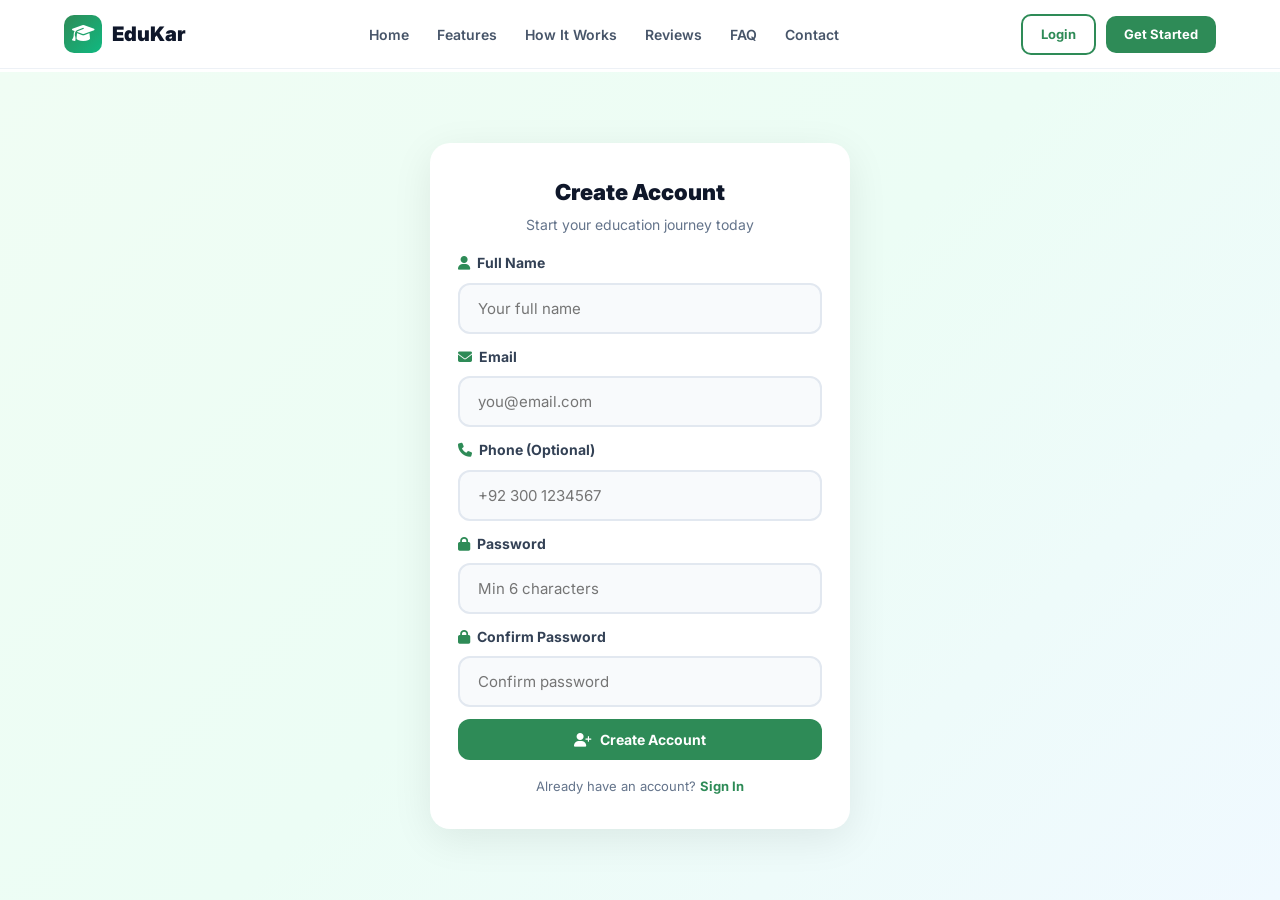
<file: register.html>
<!DOCTYPE html>
<html lang="en">
<head>
    <meta charset="UTF-8"><meta name="viewport" content="width=device-width, initial-scale=1.0">
    <title>Register — EduKar</title>
    <link rel="stylesheet" href="css/style.css">
    <link rel="stylesheet" href="https://cdnjs.cloudflare.com/ajax/libs/font-awesome/6.5.1/css/all.min.css">
    <style>.form-group { margin-bottom:12px; }</style>

    <!-- Comprehensive SEO Meta Tags for EduKar -->
    <meta name="description" content="EduKar is Pakistan's premier education portal. Find top universities, discover fully-funded scholarships, and track your admission applications seamlessly in one place.">
    <meta name="keywords" content="EduKar, Edukar Pakistan, scholarships in Pakistan, top universities in Pakistan, higher education, online admission portal, apply for university, study in Pakistan, education platform, best scholarship portal, admission 2026, EduKar admission, student portal">
    <meta name="author" content="EduKar Platform">
    <meta name="robots" content="index, follow, max-snippet:-1, max-image-preview:large, max-video-preview:-1">
    
    <!-- Open Graph / Social Media Meta Tags -->
    <meta property="og:type" content="website">
    <meta property="og:title" content="EduKar | Top Universities & Scholarships in Pakistan">
    <meta property="og:description" content="EduKar is your ultimate gateway to top universities and fully-funded scholarships. Apply online and track your applications securely.">
    <meta property="og:site_name" content="EduKar">
    
    <!-- Twitter Meta Tags -->
    <meta name="twitter:card" content="summary_large_image">
    <meta name="twitter:title" content="EduKar | Top Universities & Scholarships">
    <meta name="twitter:description" content="Your ultimate gateway to top universities and scholarships. Apply online and track applications.">


    <!-- Instant redirect for already-logged-in users (runs BEFORE body renders) -->
    <script>
        (function() {
            var token = localStorage.getItem('st_token');
            var loginAt = parseInt(localStorage.getItem('st_login_at') || '0', 10);
            var maxAge = 7 * 24 * 60 * 60 * 1000;
            if (token && loginAt && (Date.now() - loginAt) < maxAge) {
                document.documentElement.style.display = 'none';
                window.location.replace('home.html');
            } else if (token && !loginAt) {
                localStorage.removeItem('st_token');
                localStorage.removeItem('st_user');
            }
        })();
    </script>
</head>
<body style="padding-top:72px;">

<!-- NAVBAR -->
<nav class="navbar" id="navbar">
    <div class="navbar__inner">
        <a href="index.html" class="navbar__logo">
            <div class="navbar__logo-icon"><i class="fas fa-graduation-cap"></i></div>
            EduKar
        </a>
        <ul class="navbar__links" id="navLinks">
            <li><a href="/">Home</a></li>
            <li><a href="/#features">Features</a></li>
            <li><a href="/#how-it-works">How It Works</a></li>
            <li><a href="/#testimonials">Reviews</a></li>
            <li><a href="/#faq">FAQ</a></li>
            <li><a href="/#contact">Contact</a></li>
        </ul>
        <div class="navbar__actions">
            <a href="login.html" class="btn btn--outline btn--sm" id="navLoginBtn">Login</a>
            <a href="register.html" class="btn btn--primary btn--sm" id="navRegBtn">Get Started</a>
        </div>
        <button class="navbar__hamburger" id="hamburger"><i class="fas fa-bars"></i></button>
    </div>
</nav>

<div style="min-height:calc(100vh - 72px); display:flex; align-items:center; justify-content:center; background:linear-gradient(135deg, #F0FDF4 0%, #ECFDF5 50%, #F0F9FF 100%); padding:20px;">
    <div style="background:#fff; border-radius:20px; box-shadow:0 10px 40px rgba(0,0,0,.08); padding:32px 28px; width:100%; max-width:420px;">
        <h1 style="text-align:center; font-size:22px; font-weight:900; color:#0F172A; margin-bottom:4px;">Create Account</h1>
        <p style="text-align:center; font-size:14px; color:#64748B; margin-bottom:16px;">Start your education journey today</p>
        <form id="regForm" autocomplete="off">
            <div class="form-group"><label><i class="fas fa-user" style="color:#2E8B57; margin-right:4px;"></i> Full Name</label><input type="text" class="form-input" id="name" placeholder="Your full name" required autocomplete="off" name="reg_name_field"></div>
            <div class="form-group"><label><i class="fas fa-envelope" style="color:#2E8B57; margin-right:4px;"></i> Email</label><input type="email" class="form-input" id="email" placeholder="you@email.com" required autocomplete="off" name="reg_email_field"></div>
            <div class="form-group"><label><i class="fas fa-phone" style="color:#2E8B57; margin-right:4px;"></i> Phone (Optional)</label><input type="tel" class="form-input" id="phone" placeholder="+92 300 1234567" autocomplete="off" name="reg_phone_field"></div>
            <div class="form-group"><label><i class="fas fa-lock" style="color:#2E8B57; margin-right:4px;"></i> Password</label><input type="password" class="form-input" id="password" placeholder="Min 6 characters" required minlength="6" autocomplete="new-password" name="reg_password_field"></div>
            <div class="form-group"><label><i class="fas fa-lock" style="color:#2E8B57; margin-right:4px;"></i> Confirm Password</label><input type="password" class="form-input" id="confirmPassword" placeholder="Confirm password" required autocomplete="new-password" name="reg_confirm_field"></div>
            <button type="submit" class="btn btn--primary btn--full" id="regBtn" style="padding:12px; font-size:14px;"><i class="fas fa-user-plus"></i> Create Account</button>
        </form>
        <p style="text-align:center; margin-top:16px; font-size:13px; color:#64748B;">
            Already have an account? <a href="login.html" style="font-weight:700; color:#2E8B57;">Sign In</a>
        </p>
    </div>
</div>

<script src="js/config.js"></script>
<script>
    // Navbar scroll + hamburger
    window.addEventListener('scroll', function() { document.getElementById('navbar').classList.toggle('scrolled', window.scrollY > 50); });
    document.getElementById('hamburger').addEventListener('click', function() {
        var links = document.getElementById('navLinks');
        links.classList.toggle('open');
        this.innerHTML = links.classList.contains('open') ? '<i class="fas fa-times"></i>' : '<i class="fas fa-bars"></i>';
    });
</script>
<script src="js/register.js"></script>
</body>
</html>
</file>
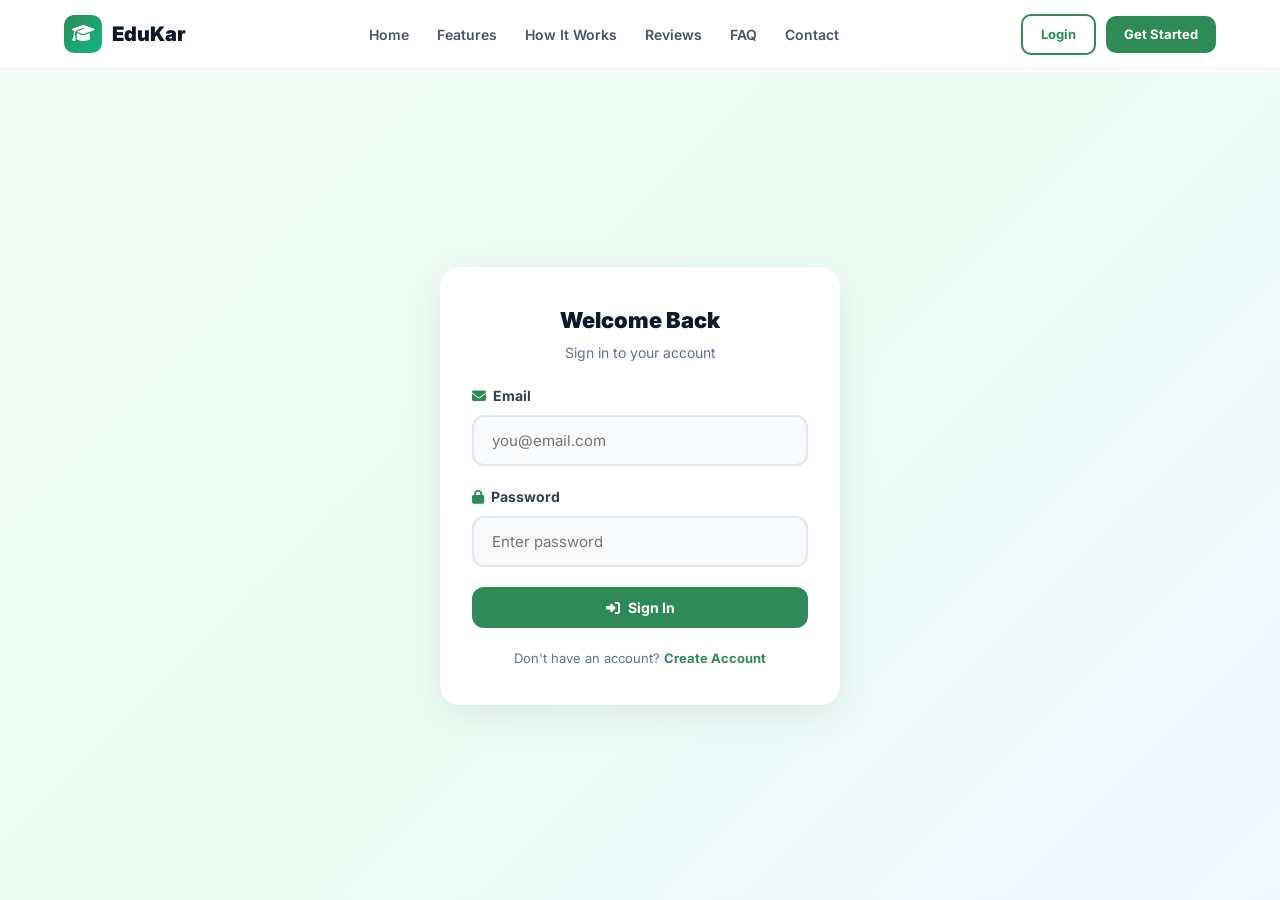
<file: scholarship-detail.html>
<!DOCTYPE html>
<html lang="en">
<head>
    <meta charset="UTF-8"><meta name="viewport" content="width=device-width, initial-scale=1.0">
    <title>Scholarship Detail — EduKar</title>
    <link rel="stylesheet" href="css/style.css">
    <link rel="stylesheet" href="https://cdnjs.cloudflare.com/ajax/libs/font-awesome/6.5.1/css/all.min.css">
    <style>
        .detail-page { width:100% !important; padding:16px 16px 90px !important; box-sizing:border-box !important; max-width:100% !important; margin:0 !important; }
        .about-text { display:-webkit-box; -webkit-box-orient:vertical; overflow:hidden; font-size:14px; line-height:1.7; color:#475569; margin:0; }
        .about-text:not(.expanded) { -webkit-line-clamp:6; }
        .about-text.expanded { -webkit-line-clamp:unset; }
        .see-more-btn { display:inline-block; margin-top:8px; padding:5px 16px; border:none; border-radius:6px; font-size:12px; font-weight:700; cursor:pointer; background:#F1F5F9; color:#64748B; transition:all .2s; }
        .see-more-btn:hover { background:#E2E8F0; }
        .exp-section { margin-bottom:0 !important; border:none !important; box-shadow:none !important; background:transparent !important; border-radius:0 !important; overflow:visible !important; }
        .exp-section:hover { box-shadow:none !important; transform:none !important; border:none !important; }
        .exp-header { display:flex !important; align-items:center !important; gap:12px !important; padding:14px 16px !important; background:#fff !important; border:none !important; border-bottom:none !important; border-radius:10px !important; cursor:pointer; transition:all .2s; }
        .exp-header:hover { background:#F8FAFC !important; }
        .exp-header.open { background:#FFF7ED !important; border:none !important; border-bottom:none !important; }
        .exp-header .icon { width:34px !important; height:34px !important; border-radius:8px; background:#F1F5F9 !important; display:flex; align-items:center; justify-content:center; color:var(--orange, #F97316); font-size:15px !important; flex-shrink:0; }
        .exp-header:hover .icon { background:var(--orange, #F97316) !important; color:#fff !important; transform:none !important; }
        .exp-header h3 { flex:1; font-size:15px !important; font-weight:700; color:#0F172A; margin:0; }
        .exp-header .arrow { color:#94A3B8 !important; transition:transform .3s; font-size:12px !important; width:28px !important; height:28px !important; background:#F1F5F9 !important; border-radius:50% !important; display:flex !important; align-items:center !important; justify-content:center !important; }
        .exp-header.open .arrow { transform:rotate(180deg); background:var(--orange, #F97316) !important; color:#fff !important; }
        .exp-body { max-height:0; overflow:hidden; transition:max-height .3s ease; background:#fafbfc !important; }
        .exp-body.open { max-height:350px; overflow-y:auto; overflow-x:hidden; }
        .exp-body::-webkit-scrollbar { width:5px; }
        .exp-body::-webkit-scrollbar-track { background:#f1f1f1; border-radius:4px; }
        .exp-body::-webkit-scrollbar-thumb { background:#CBD5E1; border-radius:4px; }
        .exp-body::-webkit-scrollbar-thumb:hover { background:#94A3B8; }
        .exp-body__inner { padding:14px 16px !important; }
        .apply-bar { position:fixed !important; bottom:0 !important; left:0 !important; right:0 !important; background:rgba(255,255,255,.96) !important; backdrop-filter:blur(12px) !important; padding:10px 20px !important; z-index:100 !important; border:none !important; border-top:none !important; box-shadow:none !important; }
        .apply-bar__inner { display:flex !important; align-items:center !important; gap:12px !important; max-width:100% !important; margin:0 !important; padding:0 !important; }
        .apply-bar__inner .btn { border-radius:12px !important; padding:12px 36px !important; font-weight:800 !important; font-size:14px !important; box-shadow:0 4px 14px rgba(249,115,22,.25) !important; }
        .prog-item { display:flex; align-items:center; justify-content:space-between; padding:10px 12px; background:#F8FAFC; border:1px solid #E2E8F0; border-radius:10px; margin-bottom:4px; cursor:pointer; transition:all .2s; }
        .prog-item:hover { background:#FFF7ED; border-color:#FDBA74; }
        .prog-item.selected { background:#FFF7ED; border-color:#F97316; }
        .prog-item__name { font-size:13px; font-weight:700; color:#0F172A; }
        .prog-item__dur { font-size:11px; color:#94A3B8; }
        .tabs { display:flex; gap:4px; margin-bottom:10px; }
        .tab-btn { padding:6px 14px; border:1px solid #E2E8F0; border-radius:8px; background:#fff; font-size:12px; font-weight:700; color:#64748B; cursor:pointer; }
        .tab-btn.active { background:var(--orange, #F97316); color:#fff; border-color:var(--orange, #F97316); }
    </style>

    <!-- Comprehensive SEO Meta Tags for EduKar -->
    <meta name="description" content="EduKar is Pakistan's premier education portal. Find top universities, discover fully-funded scholarships, and track your admission applications seamlessly in one place.">
    <meta name="keywords" content="EduKar, Edukar Pakistan, scholarships in Pakistan, top universities in Pakistan, higher education, online admission portal, apply for university, study in Pakistan, education platform, best scholarship portal, admission 2026, EduKar admission, student portal">
    <meta name="author" content="EduKar Platform">
    <meta name="robots" content="index, follow, max-snippet:-1, max-image-preview:large, max-video-preview:-1">
    
    <!-- Open Graph / Social Media Meta Tags -->
    <meta property="og:type" content="website">
    <meta property="og:title" content="EduKar | Top Universities & Scholarships in Pakistan">
    <meta property="og:description" content="EduKar is your ultimate gateway to top universities and fully-funded scholarships. Apply online and track your applications securely.">
    <meta property="og:site_name" content="EduKar">
    
    <!-- Twitter Meta Tags -->
    <meta name="twitter:card" content="summary_large_image">
    <meta name="twitter:title" content="EduKar | Top Universities & Scholarships">
    <meta name="twitter:description" content="Your ultimate gateway to top universities and scholarships. Apply online and track applications.">


    <!-- Auth guard: redirect to login BEFORE body renders if not logged in -->
    <script>
        (function() {
            var token = localStorage.getItem('st_token');
            var loginAt = parseInt(localStorage.getItem('st_login_at') || '0', 10);
            var maxAge = 7 * 24 * 60 * 60 * 1000;
            if (!token || !loginAt || (Date.now() - loginAt) > maxAge) {
                localStorage.removeItem('st_token');
                localStorage.removeItem('st_user');
                localStorage.removeItem('st_login_at');
                document.documentElement.style.display = 'none';
                window.location.replace('login.html');
            }
        })();
    </script>
</head>
<body style="visibility:hidden; opacity:0;">
<div class="detail-page" id="detailPage"><div class="page-loader"><div class="loader"></div></div></div>
<div class="apply-bar" id="applyBar" style="display:none !important;"></div>
<div class="apply-overlay" id="applyOverlay"><div class="apply-dialog" id="applyDialog"></div></div>
<script src="js/config.js"></script>
<script src="js/dashboard-nav.js"></script>
<script src="js/scholarship-detail.js"></script>
</body>
</html>
</file>
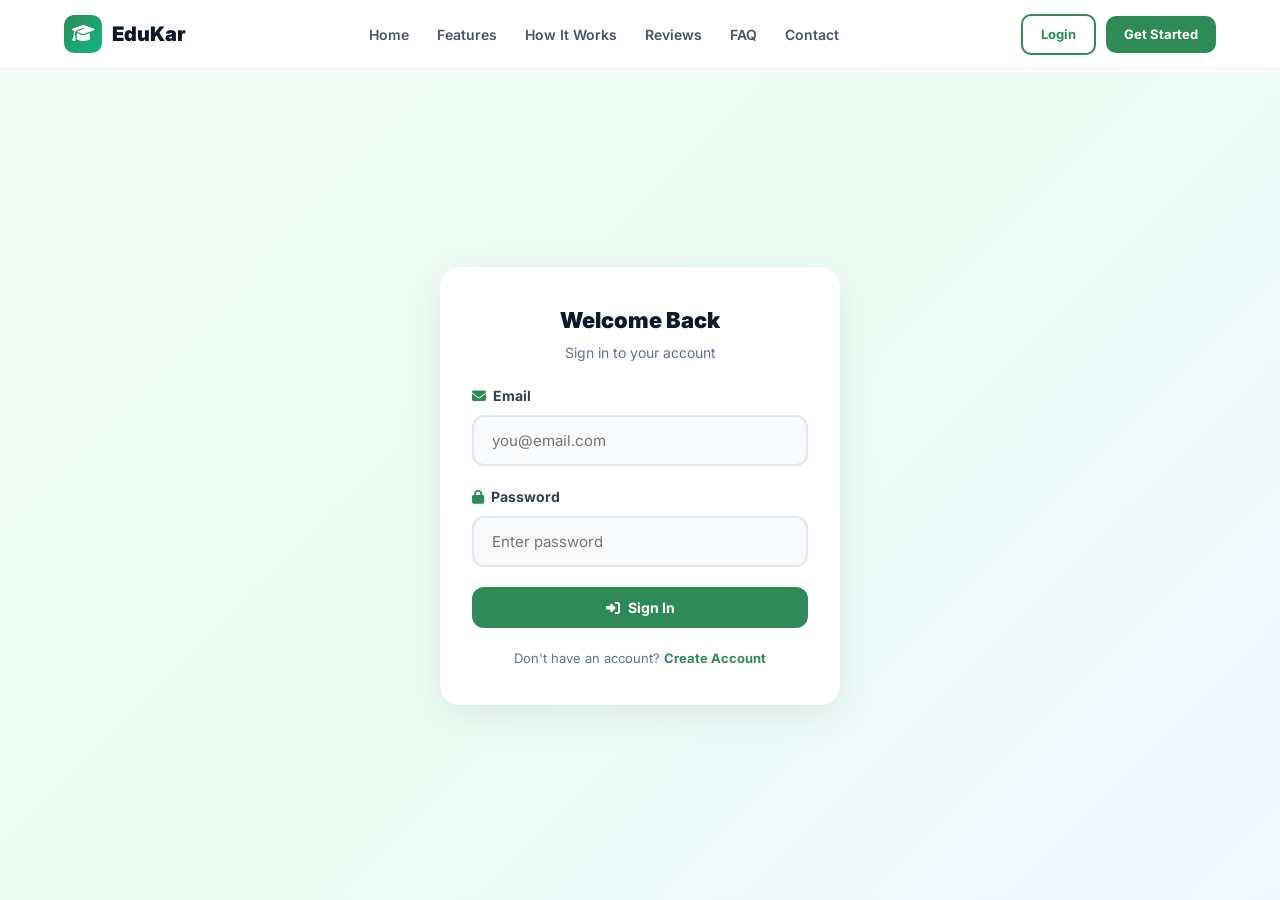
<file: scholarships.html>
<!DOCTYPE html>
<html lang="en">
<head>
    <meta charset="UTF-8"><meta name="viewport" content="width=device-width, initial-scale=1.0">
    <title>Scholarships — EduKar</title>
    <link rel="stylesheet" href="css/style.css">
    <link rel="stylesheet" href="https://cdnjs.cloudflare.com/ajax/libs/font-awesome/6.5.1/css/all.min.css">

    <!-- Comprehensive SEO Meta Tags for EduKar -->
    <meta name="description" content="EduKar is Pakistan's premier education portal. Find top universities, discover fully-funded scholarships, and track your admission applications seamlessly in one place.">
    <meta name="keywords" content="EduKar, Edukar Pakistan, scholarships in Pakistan, top universities in Pakistan, higher education, online admission portal, apply for university, study in Pakistan, education platform, best scholarship portal, admission 2026, EduKar admission, student portal">
    <meta name="author" content="EduKar Platform">
    <meta name="robots" content="index, follow, max-snippet:-1, max-image-preview:large, max-video-preview:-1">
    
    <!-- Open Graph / Social Media Meta Tags -->
    <meta property="og:type" content="website">
    <meta property="og:title" content="EduKar | Top Universities & Scholarships in Pakistan">
    <meta property="og:description" content="EduKar is your ultimate gateway to top universities and fully-funded scholarships. Apply online and track your applications securely.">
    <meta property="og:site_name" content="EduKar">
    
    <!-- Twitter Meta Tags -->
    <meta name="twitter:card" content="summary_large_image">
    <meta name="twitter:title" content="EduKar | Top Universities & Scholarships">
    <meta name="twitter:description" content="Your ultimate gateway to top universities and scholarships. Apply online and track applications.">


    <!-- Auth guard: redirect to login BEFORE body renders if not logged in -->
    <script>
        (function() {
            var token = localStorage.getItem('st_token');
            var loginAt = parseInt(localStorage.getItem('st_login_at') || '0', 10);
            var maxAge = 7 * 24 * 60 * 60 * 1000;
            if (!token || !loginAt || (Date.now() - loginAt) > maxAge) {
                localStorage.removeItem('st_token');
                localStorage.removeItem('st_user');
                localStorage.removeItem('st_login_at');
                document.documentElement.style.display = 'none';
                window.location.replace('login.html');
            }
        })();
    </script>
</head>
<body style="visibility:hidden; opacity:0;">
<div class="page-wrap">
    <div class="container">
        <div class="section-header" style="margin-bottom:32px;">
            <h1 style="font-size:32px;"><i class="fas fa-award" style="color:var(--orange);"></i> Scholarships</h1>
            <p>Fund your education with top scholarship opportunities</p>
        </div>
        <div class="search-bar" style="margin-bottom:32px;"><i class="fas fa-search search-bar__icon"></i><input type="text" id="searchInput" placeholder="Search scholarships by title, city..."></div>
        <div class="grid grid--3" id="schGrid"><div class="page-loader"><div class="loader"></div></div></div>
    </div>
</div>
<script src="js/config.js"></script>
<script src="js/dashboard-nav.js"></script>
<script src="js/pages.js"></script>
<script>initScholarshipsPage();</script>
</body>
</html>
</file>
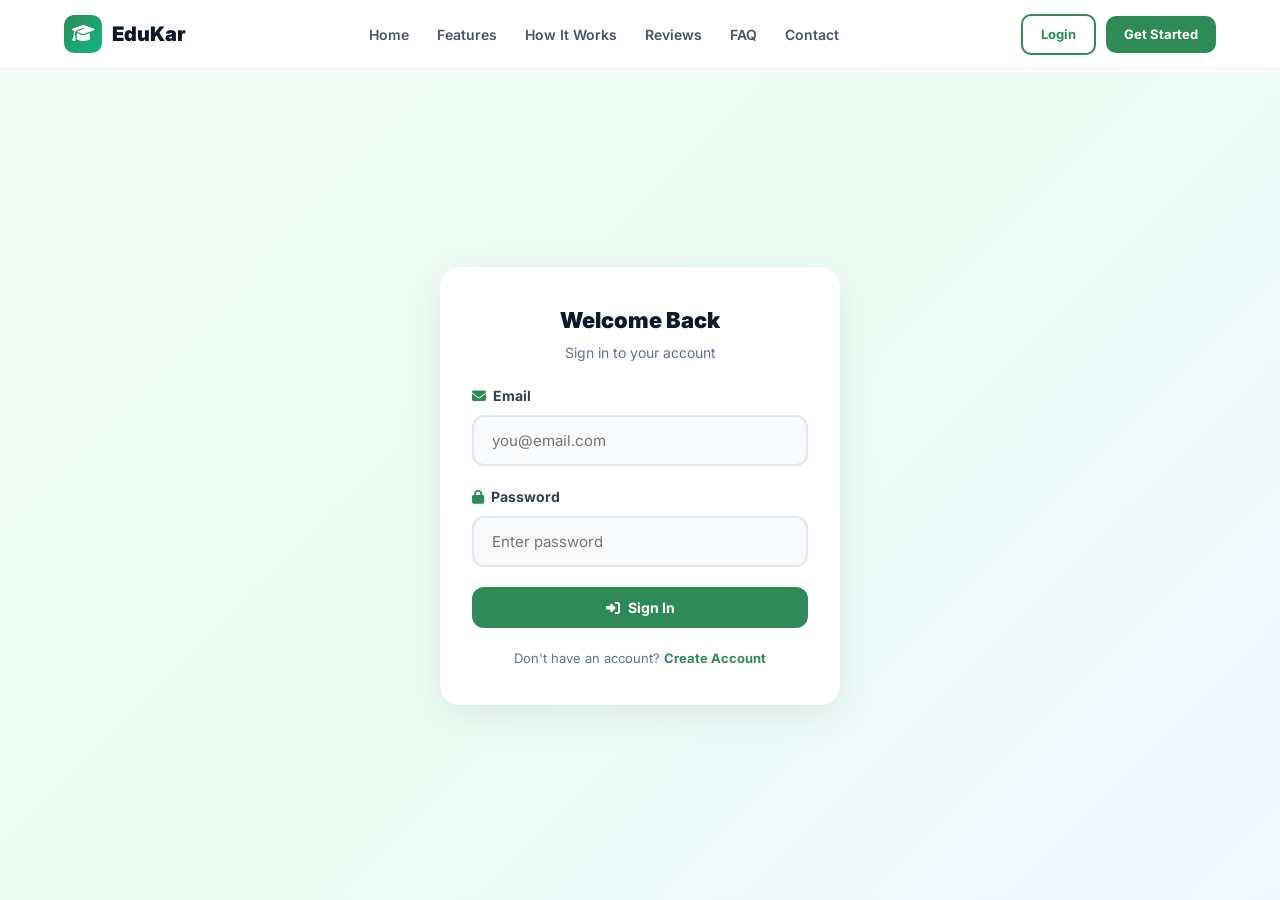
<file: track-application.html>
<!DOCTYPE html>
<html lang="en">
<head>
    <meta charset="UTF-8"><meta name="viewport" content="width=device-width, initial-scale=1.0">
    <title>My Applications — EduKar</title>
    <link rel="stylesheet" href="css/style.css">
    <link rel="stylesheet" href="https://cdnjs.cloudflare.com/ajax/libs/font-awesome/6.5.1/css/all.min.css">

    <!-- Comprehensive SEO Meta Tags for EduKar -->
    <meta name="description" content="EduKar is Pakistan's premier education portal. Find top universities, discover fully-funded scholarships, and track your admission applications seamlessly in one place.">
    <meta name="keywords" content="EduKar, Edukar Pakistan, scholarships in Pakistan, top universities in Pakistan, higher education, online admission portal, apply for university, study in Pakistan, education platform, best scholarship portal, admission 2026, EduKar admission, student portal">
    <meta name="author" content="EduKar Platform">
    <meta name="robots" content="index, follow, max-snippet:-1, max-image-preview:large, max-video-preview:-1">
    
    <!-- Open Graph / Social Media Meta Tags -->
    <meta property="og:type" content="website">
    <meta property="og:title" content="EduKar | Top Universities & Scholarships in Pakistan">
    <meta property="og:description" content="EduKar is your ultimate gateway to top universities and fully-funded scholarships. Apply online and track your applications securely.">
    <meta property="og:site_name" content="EduKar">
    
    <!-- Twitter Meta Tags -->
    <meta name="twitter:card" content="summary_large_image">
    <meta name="twitter:title" content="EduKar | Top Universities & Scholarships">
    <meta name="twitter:description" content="Your ultimate gateway to top universities and scholarships. Apply online and track applications.">


    <!-- Auth guard: redirect to login BEFORE body renders if not logged in -->
    <script>
        (function() {
            var token = localStorage.getItem('st_token');
            var loginAt = parseInt(localStorage.getItem('st_login_at') || '0', 10);
            var maxAge = 7 * 24 * 60 * 60 * 1000;
            if (!token || !loginAt || (Date.now() - loginAt) > maxAge) {
                localStorage.removeItem('st_token');
                localStorage.removeItem('st_user');
                localStorage.removeItem('st_login_at');
                document.documentElement.style.display = 'none';
                window.location.replace('login.html');
            }
        })();
    </script>
</head>
<body style="visibility:hidden; opacity:0;">
<div class="page-wrap">
    <div class="container">
        <div class="section-header" style="margin-bottom:32px;">
            <h1 style="font-size:32px;"><i class="fas fa-chart-line" style="color:var(--primary);"></i> My Applications</h1>
            <p>Track all your university and scholarship applications</p>
        </div>
        <div class="search-bar" style="margin-bottom:32px;"><i class="fas fa-search search-bar__icon"></i><input type="text" id="searchInput" placeholder="Search applications..."></div>
        <div id="appList"><div class="page-loader"><div class="loader"></div></div></div>
    </div>
</div>
<script src="js/config.js"></script>
<script src="js/dashboard-nav.js"></script>
<script src="js/pages.js"></script>
<script>initTrackAppPage();</script>
</body>
</html>
</file>
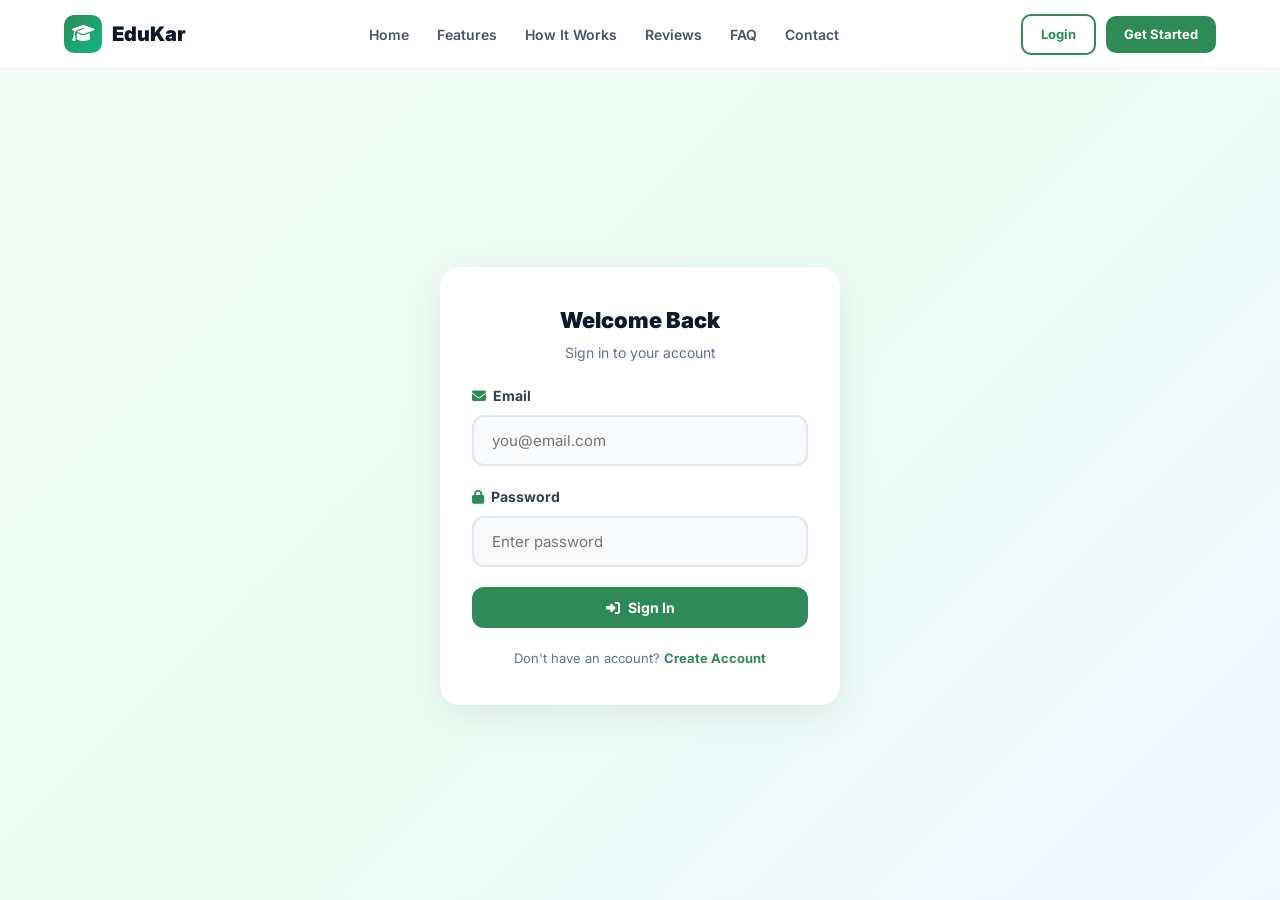
<file: universities.html>
<!DOCTYPE html>
<html lang="en">
<head>
    <meta charset="UTF-8"><meta name="viewport" content="width=device-width, initial-scale=1.0">
    <title>Universities — EduKar</title>
    <link rel="stylesheet" href="css/style.css">
    <link rel="stylesheet" href="https://cdnjs.cloudflare.com/ajax/libs/font-awesome/6.5.1/css/all.min.css">

    <!-- Comprehensive SEO Meta Tags for EduKar -->
    <meta name="description" content="EduKar is Pakistan's premier education portal. Find top universities, discover fully-funded scholarships, and track your admission applications seamlessly in one place.">
    <meta name="keywords" content="EduKar, Edukar Pakistan, scholarships in Pakistan, top universities in Pakistan, higher education, online admission portal, apply for university, study in Pakistan, education platform, best scholarship portal, admission 2026, EduKar admission, student portal">
    <meta name="author" content="EduKar Platform">
    <meta name="robots" content="index, follow, max-snippet:-1, max-image-preview:large, max-video-preview:-1">
    
    <!-- Open Graph / Social Media Meta Tags -->
    <meta property="og:type" content="website">
    <meta property="og:title" content="EduKar | Top Universities & Scholarships in Pakistan">
    <meta property="og:description" content="EduKar is your ultimate gateway to top universities and fully-funded scholarships. Apply online and track your applications securely.">
    <meta property="og:site_name" content="EduKar">
    
    <!-- Twitter Meta Tags -->
    <meta name="twitter:card" content="summary_large_image">
    <meta name="twitter:title" content="EduKar | Top Universities & Scholarships">
    <meta name="twitter:description" content="Your ultimate gateway to top universities and scholarships. Apply online and track applications.">


    <!-- Auth guard: redirect to login BEFORE body renders if not logged in -->
    <script>
        (function() {
            var token = localStorage.getItem('st_token');
            var loginAt = parseInt(localStorage.getItem('st_login_at') || '0', 10);
            var maxAge = 7 * 24 * 60 * 60 * 1000;
            if (!token || !loginAt || (Date.now() - loginAt) > maxAge) {
                localStorage.removeItem('st_token');
                localStorage.removeItem('st_user');
                localStorage.removeItem('st_login_at');
                document.documentElement.style.display = 'none';
                window.location.replace('login.html');
            }
        })();
    </script>
</head>
<body style="visibility:hidden; opacity:0;">
<div class="page-wrap">
    <div class="container">
        <div class="section-header" style="margin-bottom:32px;">
            <h1 style="font-size:32px;"><i class="fas fa-university" style="color:var(--primary);"></i> Universities</h1>
            <p>Explore top institutions and find your perfect program</p>
        </div>
        <div class="search-bar" style="margin-bottom:32px;"><i class="fas fa-search search-bar__icon"></i><input type="text" id="searchInput" placeholder="Search universities by name, city, country..."></div>
        <div class="grid grid--3" id="uniGrid"><div class="page-loader"><div class="loader"></div></div></div>
    </div>
</div>
<script src="js/config.js"></script>
<script src="js/dashboard-nav.js"></script>
<script src="js/pages.js"></script>
<script>initUniversitiesPage();</script>
</body>
</html>
</file>
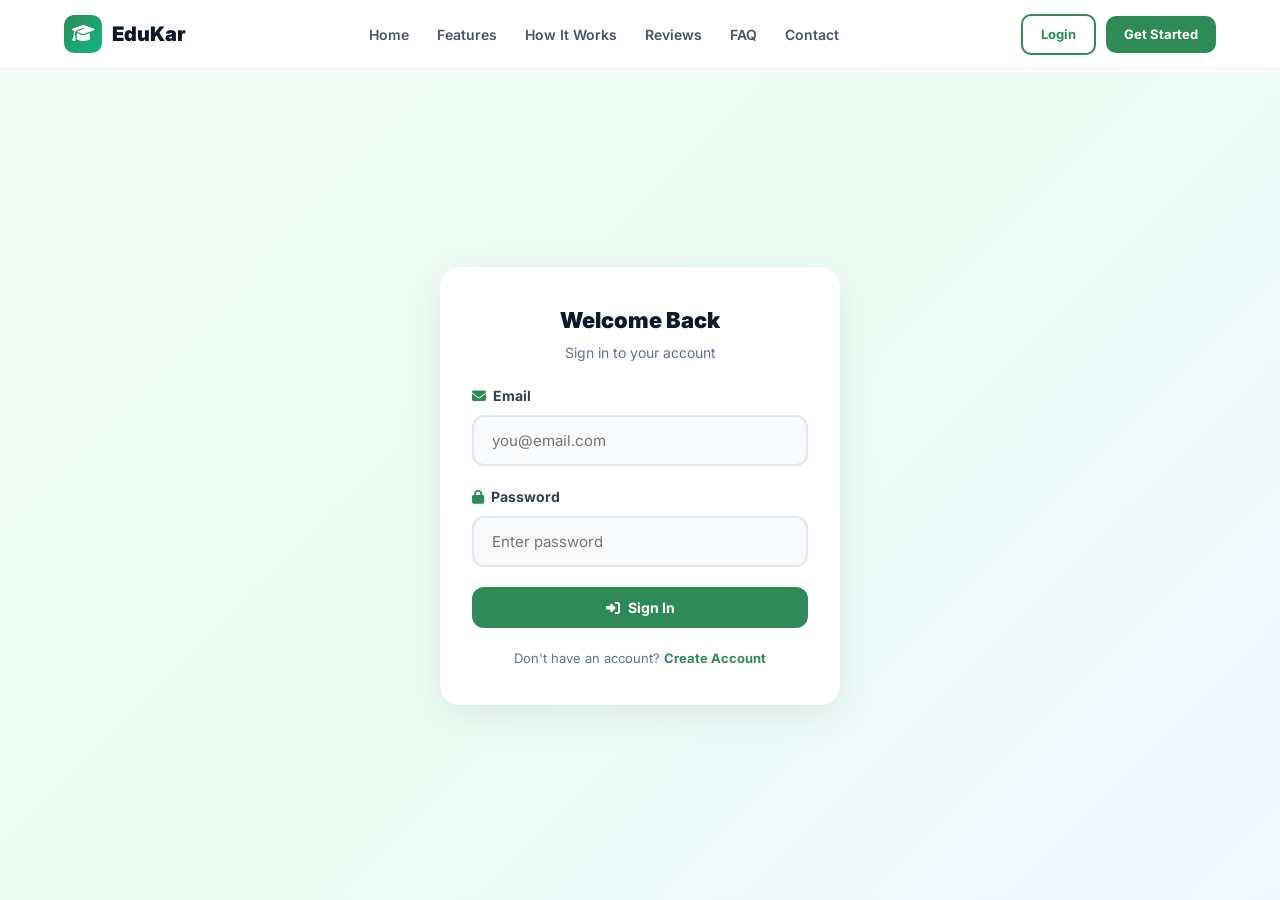
<file: university-detail.html>
<!DOCTYPE html>
<html lang="en">
<head>
    <meta charset="UTF-8"><meta name="viewport" content="width=device-width, initial-scale=1.0">
    <title>University Detail — EduKar</title>
    <link rel="stylesheet" href="css/style.css">
    <link rel="stylesheet" href="https://cdnjs.cloudflare.com/ajax/libs/font-awesome/6.5.1/css/all.min.css">
    <style>
        .detail-page { width:100% !important; padding:16px 16px 90px !important; box-sizing:border-box !important; max-width:100% !important; margin:0 !important; }
        .about-text { display:-webkit-box; -webkit-box-orient:vertical; overflow:hidden; font-size:14px; line-height:1.7; color:#475569; margin:0; }
        .about-text:not(.expanded) { -webkit-line-clamp:3; }
        .about-text.expanded { -webkit-line-clamp:unset; }
        .see-more-btn { display:inline-block; margin-top:8px; padding:5px 16px; border:none; border-radius:6px; font-size:12px; font-weight:700; cursor:pointer; background:#F1F5F9; color:#64748B; transition:all .2s; }
        .see-more-btn:hover { background:#E2E8F0; }
        .exp-section { margin-bottom:0 !important; border:none !important; box-shadow:none !important; background:transparent !important; border-radius:0 !important; overflow:visible !important; }
        .exp-section:hover { box-shadow:none !important; transform:none !important; border:none !important; }
        .exp-header { display:flex !important; align-items:center !important; gap:12px !important; padding:14px 16px !important; background:#fff !important; border:none !important; border-bottom:none !important; border-radius:10px !important; cursor:pointer; transition:all .2s; }
        .exp-header:hover { background:#F8FAFC !important; }
        .exp-header.open { background:#F0FDF4 !important; border:none !important; border-bottom:none !important; }
        .exp-header .icon { width:34px !important; height:34px !important; border-radius:8px; background:#F1F5F9 !important; display:flex; align-items:center; justify-content:center; color:var(--primary); font-size:15px !important; flex-shrink:0; }
        .exp-header:hover .icon { background:var(--primary) !important; color:#fff !important; transform:none !important; }
        .exp-header h3 { flex:1; font-size:15px !important; font-weight:700; color:#0F172A; margin:0; }
        .exp-header .arrow { color:#94A3B8 !important; transition:transform .3s; font-size:12px !important; width:28px !important; height:28px !important; background:#F1F5F9 !important; border-radius:50% !important; display:flex !important; align-items:center !important; justify-content:center !important; }
        .exp-header.open .arrow { transform:rotate(180deg); background:var(--primary) !important; color:#fff !important; }
        .exp-body { max-height:0; overflow:hidden; transition:max-height .3s ease; background:#fafbfc !important; }
        .exp-body.open { max-height:350px; overflow-y:auto; overflow-x:hidden; }
        .exp-body::-webkit-scrollbar { width:5px; }
        .exp-body::-webkit-scrollbar-track { background:#f1f1f1; border-radius:4px; }
        .exp-body::-webkit-scrollbar-thumb { background:#CBD5E1; border-radius:4px; }
        .exp-body::-webkit-scrollbar-thumb:hover { background:#94A3B8; }
        .exp-body__inner { padding:14px 16px !important; }
        .apply-bar { position:fixed !important; bottom:0 !important; left:0 !important; right:0 !important; background:rgba(255,255,255,.96) !important; backdrop-filter:blur(12px) !important; padding:10px 20px !important; z-index:100 !important; border:none !important; border-top:none !important; box-shadow:none !important; }
        .apply-bar__inner { display:flex !important; align-items:center !important; gap:12px !important; max-width:100% !important; margin:0 !important; padding:0 !important; }
        .apply-bar__inner .btn { border-radius:12px !important; padding:12px 36px !important; font-weight:800 !important; font-size:14px !important; box-shadow:0 4px 14px rgba(249,115,22,.25) !important; }
        .prog-item { display:flex; align-items:center; justify-content:space-between; padding:10px 12px; background:#F8FAFC; border:1px solid #E2E8F0; border-radius:10px; margin-bottom:4px; cursor:pointer; transition:all .2s; }
        .prog-item:hover { background:#F0FDF4; border-color:#86EFAC; }
        .prog-item.selected { background:#F0FDF4; border-color:#22C55E; }
        .prog-item__name { font-size:13px; font-weight:700; color:#0F172A; }
        .prog-item__dur { font-size:11px; color:#94A3B8; }
        .tabs { display:flex; gap:4px; margin-bottom:10px; }
        .tab-btn { padding:6px 14px; border:1px solid #E2E8F0; border-radius:8px; background:#fff; font-size:12px; font-weight:700; color:#64748B; cursor:pointer; }
        .tab-btn.active { background:var(--primary); color:#fff; border-color:var(--primary); }
    </style>

    <!-- Comprehensive SEO Meta Tags for EduKar -->
    <meta name="description" content="EduKar is Pakistan's premier education portal. Find top universities, discover fully-funded scholarships, and track your admission applications seamlessly in one place.">
    <meta name="keywords" content="EduKar, Edukar Pakistan, scholarships in Pakistan, top universities in Pakistan, higher education, online admission portal, apply for university, study in Pakistan, education platform, best scholarship portal, admission 2026, EduKar admission, student portal">
    <meta name="author" content="EduKar Platform">
    <meta name="robots" content="index, follow, max-snippet:-1, max-image-preview:large, max-video-preview:-1">
    
    <!-- Open Graph / Social Media Meta Tags -->
    <meta property="og:type" content="website">
    <meta property="og:title" content="EduKar | Top Universities & Scholarships in Pakistan">
    <meta property="og:description" content="EduKar is your ultimate gateway to top universities and fully-funded scholarships. Apply online and track your applications securely.">
    <meta property="og:site_name" content="EduKar">
    
    <!-- Twitter Meta Tags -->
    <meta name="twitter:card" content="summary_large_image">
    <meta name="twitter:title" content="EduKar | Top Universities & Scholarships">
    <meta name="twitter:description" content="Your ultimate gateway to top universities and scholarships. Apply online and track applications.">


    <!-- Auth guard: redirect to login BEFORE body renders if not logged in -->
    <script>
        (function() {
            var token = localStorage.getItem('st_token');
            var loginAt = parseInt(localStorage.getItem('st_login_at') || '0', 10);
            var maxAge = 7 * 24 * 60 * 60 * 1000;
            if (!token || !loginAt || (Date.now() - loginAt) > maxAge) {
                localStorage.removeItem('st_token');
                localStorage.removeItem('st_user');
                localStorage.removeItem('st_login_at');
                document.documentElement.style.display = 'none';
                window.location.replace('login.html');
            }
        })();
    </script>
</head>
<body style="visibility:hidden; opacity:0;">
<div class="detail-page" id="detailPage"><div class="page-loader"><div class="loader"></div></div></div>
<div class="apply-bar" id="applyBar" style="display:none !important;"></div>
<div class="apply-overlay" id="applyOverlay"><div class="apply-dialog" id="applyDialog"></div></div>
<script src="js/config.js"></script>
<script src="js/dashboard-nav.js"></script>
<script src="js/university-detail.js"></script>
</body>
</html>
</file>
<file: css/style.css>
@import url('https://fonts.googleapis.com/css2?family=Inter:wght@300;400;500;600;700;800;900&display=swap');

:root {
  --primary: #2E8B57; --primary-dark: #1C5E3D; --primary-light: #EAF7EE;
  --accent: #10B981; --navy: #0F172A; --slate-50: #F8FAFC; --slate-100: #F1F5F9;
  --slate-200: #E2E8F0; --slate-300: #CBD5E1; --slate-400: #94A3B8;
  --slate-500: #64748B; --slate-600: #475569; --slate-700: #334155;
  --slate-800: #1E293B; --red: #EF4444; --orange: #F97316; --radius: 16px;
  --shadow-sm: 0 1px 3px rgba(0,0,0,.06); --shadow-md: 0 4px 20px rgba(0,0,0,.08);
  --shadow-lg: 0 10px 40px rgba(0,0,0,.1); --transition: .3s cubic-bezier(.4,0,.2,1);
}

*, *::before, *::after { box-sizing: border-box; margin: 0; padding: 0; }
html { scroll-behavior: smooth; }
body { font-family: 'Inter', sans-serif; color: var(--slate-700); background: #fff; line-height: 1.6; -webkit-font-smoothing: antialiased; }
a { color: var(--primary); text-decoration: none; transition: color var(--transition); }
a:hover { color: var(--primary-dark); }
img { max-width: 100%; display: block; image-rendering: high-quality; -webkit-font-smoothing: antialiased; }
button { cursor: pointer; font-family: inherit; border: none; }
input, select, textarea { font-family: inherit; }

/* === UTILITY === */
.container { max-width: 1200px; margin: 0 auto; padding: 0 24px; }
.section { padding: 80px 0; }
.section--gray { background: var(--slate-50); }
.text-center { text-align: center; }
.hidden { display: none !important; }
.page-wrap { padding-top: 24px; padding-bottom: 60px; min-height: calc(100vh - 72px); }

/* === SEARCH BAR === */
.search-bar { position: relative; }
.search-bar__icon { position: absolute; left: 18px; top: 50%; transform: translateY(-50%); color: var(--slate-400); font-size: 16px; pointer-events: none; z-index: 1; }
.search-bar input { width: 100%; padding: 16px 20px 16px 48px; border: 2px solid var(--slate-200); border-radius: 14px; font-size: 15px; font-weight: 500; color: var(--navy); background: #fff; transition: all var(--transition); outline: none; }
.search-bar input:focus { border-color: var(--primary); box-shadow: 0 0 0 4px rgba(46,139,87,.1); }
.search-bar input::placeholder { color: var(--slate-400); font-weight: 500; }

/* === PAGE LOADER === */
.page-loader { display: flex; align-items: center; justify-content: center; padding: 60px; grid-column: 1 / -1; }
.loader { width: 40px; height: 40px; border: 4px solid var(--slate-200); border-top-color: var(--primary); border-radius: 50%; animation: spin .8s linear infinite; }

/* === ANIMATIONS === */
.fade-in { opacity: 0; transform: translateY(20px); transition: opacity .6s ease, transform .6s ease; }
.fade-in.visible { opacity: 1; transform: translateY(0); }
.slide-left { opacity: 0; transform: translateX(-30px); transition: all .6s ease; }
.slide-left.visible { opacity: 1; transform: translateX(0); }
.slide-right { opacity: 0; transform: translateX(30px); transition: all .6s ease; }
.slide-right.visible { opacity: 1; transform: translateX(0); }
.scale-in { opacity: 0; transform: scale(.9); transition: all .5s ease; }
.scale-in.visible { opacity: 1; transform: scale(1); }
.stagger-1 { transition-delay: .1s; }
.stagger-2 { transition-delay: .2s; }
.stagger-3 { transition-delay: .3s; }
.stagger-4 { transition-delay: .4s; }
.stagger-5 { transition-delay: .5s; }
@keyframes spin { to { transform: rotate(360deg); } }
@keyframes float { 0%,100% { transform: translateY(0); } 50% { transform: translateY(-10px); } }
@keyframes pulse { 0%,100% { opacity: 1; } 50% { opacity: .7; } }
@keyframes shimmer { 0% { background-position: -200% 0; } 100% { background-position: 200% 0; } }

/* === TOAST === */
.toast { position: fixed; bottom: 30px; left: 50%; transform: translateX(-50%) translateY(80px); padding: 14px 28px; border-radius: 12px; color: #fff; font-weight: 700; font-size: 14px; z-index: 9999; opacity: 0; transition: all .4s ease; pointer-events: none; }
.toast.show { opacity: 1; transform: translateX(-50%) translateY(0); }
.toast--success { background: var(--primary); }
.toast--error { background: var(--red); }

/* === NAVBAR === */
.navbar { position: fixed; top: 0; left: 0; right: 0; z-index: 1000; transition: all var(--transition); }
.navbar::before { content: ''; position: absolute; inset: 0; background: rgba(255,255,255,.98); border-bottom: 1px solid rgba(226,232,240,.6); z-index: -1; transition: all var(--transition); }
.navbar.scrolled::before { box-shadow: var(--shadow-md); }
.navbar__inner { display: flex; align-items: center; justify-content: space-between; padding: 14px 24px; max-width: 1200px; margin: 0 auto; }
.navbar__logo { display: flex; align-items: center; gap: 10px; font-weight: 900; font-size: 20px; color: var(--navy); }
.navbar__logo-icon { width: 38px; height: 38px; background: linear-gradient(135deg, var(--primary), var(--accent)); border-radius: 10px; display: flex; align-items: center; justify-content: center; color: #fff; font-size: 18px; }
.navbar__links { display: flex; align-items: center; gap: 28px; list-style: none; }
.navbar__links a { color: var(--slate-600); font-weight: 600; font-size: 14px; position: relative; transition: all var(--transition); }
.navbar__links a:hover, .navbar__links a.active { color: var(--primary); }
.navbar__links a::after { content: ''; position: absolute; bottom: -4px; left: 0; width: 0; height: 2px; background: var(--primary); border-radius: 2px; transition: width var(--transition); }
.navbar__links a:hover::after, .navbar__links a.active::after { width: 100%; }
.navbar__actions { display: flex; gap: 10px; align-items: center; }
.navbar__hamburger { display: none; background: none; border: none; font-size: 24px; color: var(--navy); }

/* === BUTTONS === */
.btn { display: inline-flex; align-items: center; gap: 8px; padding: 12px 28px; border-radius: 12px; font-weight: 700; font-size: 14px; transition: all var(--transition); }
.btn--primary { background: var(--primary); color: #fff; }
.btn--primary:hover { background: var(--primary-dark); transform: translateY(-2px); box-shadow: 0 8px 25px rgba(46,139,87,.3); }
.btn--outline { background: transparent; color: var(--primary); border: 2px solid var(--primary); }
.btn--outline:hover { background: var(--primary); color: #fff; }
.btn--ghost { background: transparent; color: var(--slate-600); }
.btn--ghost:hover { background: var(--slate-100); }
.btn--sm { padding: 8px 18px; font-size: 13px; border-radius: 10px; }
.btn--lg { padding: 16px 36px; font-size: 16px; }
.btn--full { width: 100%; justify-content: center; }
.btn--danger { background: var(--red); color: #fff; }
.btn:disabled { opacity: .5; pointer-events: none; }

/* === HERO === */
.hero { min-height: 90vh; height: auto; padding-top: 120px; padding-bottom: 80px; display: flex; align-items: center; background: linear-gradient(135deg, var(--navy) 0%, #1a3a2a 50%, var(--primary-dark) 100%); position: relative; overflow: hidden; }
.hero::before { content: ''; position: absolute; top: -50%; right: -30%; width: 800px; height: 800px; background: radial-gradient(circle, rgba(46,139,87,.15) 0%, transparent 70%); }
.hero::after { content: ''; position: absolute; bottom: -30%; left: -20%; width: 600px; height: 600px; background: radial-gradient(circle, rgba(16,185,129,.1) 0%, transparent 70%); }
.hero__content { position: relative; z-index: 2; max-width: 640px; }
.hero__badge { display: inline-flex; align-items: center; gap: 8px; padding: 8px 16px; background: rgba(46,139,87,.2); border: 1px solid rgba(46,139,87,.3); border-radius: 100px; color: var(--accent); font-weight: 700; font-size: 13px; margin-bottom: 24px; animation: pulse 3s ease infinite; }
.hero__title { font-size: clamp(36px, 5vw, 56px); font-weight: 900; color: #fff; line-height: 1.1; margin-bottom: 20px; }
.hero__title span { background: linear-gradient(135deg, var(--accent), #6EE7B7); -webkit-background-clip: text; -webkit-text-fill-color: transparent; }
.hero__subtitle { font-size: 18px; color: var(--slate-400); line-height: 1.7; margin-bottom: 36px; }
.hero__actions { display: flex; gap: 16px; flex-wrap: wrap; }
.hero__stats { display: flex; gap: 48px; margin-top: 56px; }
.hero__stat-num { font-size: 32px; font-weight: 900; color: #fff; }
.hero__stat-label { font-size: 13px; color: var(--slate-400); font-weight: 600; }

/* === SECTION HEADER === */
.section-header { margin-bottom: 48px; }
.section-header h2 { font-size: 32px; font-weight: 900; color: var(--navy); margin-bottom: 8px; }
.section-header p { color: var(--slate-500); font-size: 16px; }
.section-header--between { display: flex; justify-content: space-between; align-items: center; flex-wrap: wrap; gap: 16px; }

/* === CARDS === */
.card { background: #fff; border: 1px solid var(--slate-200); border-radius: var(--radius); overflow: hidden; transition: all var(--transition); }
.card:hover { border-color: var(--primary); box-shadow: var(--shadow-lg); transform: translateY(-6px); }
.card__img { width: 100%; height: 200px; object-fit: cover; background: var(--slate-100); transition: transform .5s ease; }
.card:hover .card__img { transform: scale(1.05); }
.card__img-wrap { overflow: hidden; }
.card__body { padding: 20px; }
.card__tag { display: inline-block; padding: 4px 12px; background: var(--primary-light); color: var(--primary); font-size: 11px; font-weight: 800; border-radius: 6px; text-transform: uppercase; letter-spacing: .5px; margin-bottom: 10px; }
.card__title { font-size: 17px; font-weight: 800; color: var(--navy); margin-bottom: 8px; line-height: 1.3; }
.card__meta { display: flex; align-items: center; gap: 6px; font-size: 13px; color: var(--slate-500); margin-bottom: 6px; }
.card__desc { font-size: 14px; color: var(--slate-500); line-height: 1.5; margin-bottom: 16px; }

/* === ST-CARD (Uniform University/Scholarship Cards) === */
.st-card { display: flex; flex-direction: column; background: #fff; border: 1px solid var(--slate-200); border-radius: var(--radius); overflow: hidden; transition: all var(--transition); }
.st-card:hover { border-color: var(--primary); box-shadow: var(--shadow-lg); transform: translateY(-6px); }
.st-card__img { width: 100%; height: 180px; overflow: hidden; background: var(--slate-100); flex-shrink: 0; }
.st-card__img img { width: 100%; height: 100%; object-fit: cover; object-position: center; transition: transform .5s ease; display: block; }
.st-card:hover .st-card__img img { transform: scale(1.05); }
.st-card__body { padding: 16px 18px; flex: 1; display: flex; flex-direction: column; }
.st-card__tag { display: inline-block; padding: 3px 10px; background: var(--primary-light); color: var(--primary); font-size: 10px; font-weight: 800; border-radius: 6px; text-transform: uppercase; letter-spacing: .5px; margin-bottom: 8px; align-self: flex-start; }
.st-card__title { font-size: 15px; font-weight: 800; color: var(--navy); line-height: 1.35; margin-bottom: 10px; word-wrap: break-word; overflow-wrap: break-word; }
.st-card__info { display: flex; align-items: center; gap: 7px; font-size: 12px; color: var(--slate-600); margin-bottom: 5px; font-weight: 600; }
.st-card__info i { width: 14px; text-align: center; flex-shrink: 0; }
.st-card__deadline { color: var(--red); font-weight: 800; }
.st-card__deadline i { color: var(--red); }
.st-card__fee { color: #16A34A; font-weight: 800; }
.st-card__fee i { color: #16A34A; }
.st-card__action { padding: 12px 18px; text-align: center; font-weight: 800; font-size: 13px; color: #fff; background: var(--primary); border-top: 1px solid var(--slate-200); transition: background var(--transition); flex-shrink: 0; }
.st-card:hover .st-card__action { background: var(--primary-dark); }

/* === GRID === */
.grid { display: grid; gap: 24px; }
.grid--2 { grid-template-columns: repeat(auto-fill, minmax(340px, 1fr)); }
.grid--3 { grid-template-columns: repeat(auto-fill, minmax(300px, 1fr)); }
.grid--4 { grid-template-columns: repeat(auto-fill, minmax(260px, 1fr)); }

/* === FORM === */
.form-group { margin-bottom: 20px; }
.form-group label { display: block; font-weight: 700; font-size: 14px; color: var(--slate-700); margin-bottom: 8px; }
.form-input { width: 100%; padding: 14px 18px; border: 2px solid var(--slate-200); border-radius: 12px; font-size: 15px; background: var(--slate-50); transition: all var(--transition); outline: none; }
.form-input:focus { border-color: var(--primary); background: #fff; box-shadow: 0 0 0 4px rgba(46,139,87,.1); }

/* === AUTH === */
.auth-wrap { min-height: 100vh; display: flex; align-items: center; justify-content: center; background: linear-gradient(135deg, var(--navy) 0%, var(--primary-dark) 100%); padding: 24px; position: relative; overflow: hidden; }
.auth-wrap::before { content: ''; position: absolute; top: -20%; right: -10%; width: 500px; height: 500px; background: radial-gradient(circle, rgba(46,139,87,.2), transparent 70%); animation: float 8s ease-in-out infinite; }
.auth-card { background: #fff; border-radius: 24px; padding: 48px; width: 100%; max-width: 460px; box-shadow: var(--shadow-lg); position: relative; z-index: 2; }
.auth-card h1 { font-size: 28px; font-weight: 900; color: var(--navy); margin-bottom: 8px; }
.auth-card p { color: var(--slate-500); margin-bottom: 32px; }

/* === BANNER SLIDER === */
.banner-slider { position: relative; border-radius: 24px; overflow: hidden; box-shadow: var(--shadow-lg); background: var(--slate-100); }
.banner-slider__track { display: flex; will-change: transform; transition: transform .7s cubic-bezier(.25,.1,.25,1); }
.banner-slider__slide { min-width: 100%; position: relative; flex-shrink: 0; background: var(--slate-100); }
.banner-slider__slide img { width: 100%; height: 350px; object-fit: cover; object-position: center; image-rendering: high-quality; display: block; margin: 0 auto; }
.banner-slider__caption { position: absolute; bottom: 0; left: 0; right: 0; padding: 24px 28px; background: linear-gradient(to top, rgba(0,0,0,.7), transparent); color: #fff; font-weight: 800; font-size: 20px; }
.banner-slider__dots { display: flex; justify-content: center; gap: 8px; margin-top: 20px; }
.banner-slider__dot { width: 10px; height: 10px; border-radius: 5px; background: var(--slate-300); border: none; cursor: pointer; transition: all var(--transition); }
.banner-slider__dot.active { width: 28px; background: var(--primary); }

/* === SEARCH === */
.search-bar { position: relative; max-width: 500px; }
.search-bar input { width: 100%; padding: 16px 20px 16px 52px; border: 2px solid var(--slate-200); border-radius: 16px; font-size: 15px; background: #fff; outline: none; transition: all var(--transition); }
.search-bar input:focus { border-color: var(--primary); box-shadow: 0 0 0 4px rgba(46,139,87,.1); }
.search-bar__icon { position: absolute; left: 18px; top: 50%; transform: translateY(-50%); color: var(--slate-400); font-size: 18px; }

/* === DETAIL PAGE (PREMIUM LANDSCAPE) === */
.detail-hero { height: 360px; background-size: cover; background-position: center; position: relative; border-radius: 24px; overflow: hidden; margin-bottom: 32px; }
.detail-hero::after { content: ''; position: absolute; inset: 0; background: linear-gradient(to top, rgba(0,0,0,.65), transparent 60%); }
.detail-hero__content { position: absolute; bottom: 0; left: 0; right: 0; padding: 32px; z-index: 2; }
.detail-section { background: #fff; border: 1px solid rgba(226,232,240,.6); border-radius: 20px; padding: 28px; margin-bottom: 24px; box-shadow: 0 4px 20px rgba(0,0,0,.03); transition: all .4s cubic-bezier(.4,0,.2,1); position: relative; overflow: hidden; }
.detail-section:hover { box-shadow: 0 10px 40px rgba(0,0,0,.08); transform: translateY(-2px); border-color: rgba(46,139,87,.2); }
.detail-section h3 { font-size: 17px; font-weight: 800; color: var(--navy); margin-bottom: 16px; display: flex; align-items: center; gap: 10px; }

/* Left Panel Sticky */
.left-panel-sticky { position: sticky; top: 100px; }

/* Premium Hero Image inside card */
.hero-image-wrap { width: 100%; height: 240px; overflow: hidden; position: relative; border-radius: 20px 20px 0 0; background: var(--slate-50); }
.hero-image-wrap img { width: 100%; height: 100%; object-fit: contain; transition: transform .6s ease; }
.detail-section:hover .hero-image-wrap img { transform: scale(1.05); }

/* Premium Info Rows */
.premium-info-row { display: flex; justify-content: space-between; align-items: center; padding: 12px 16px; border-radius: 12px; font-size: 13px; transition: background .3s; }
.premium-info-row:hover { background: var(--slate-50); }
.premium-info-label { color: var(--slate-500); font-weight: 600; display: flex; align-items: center; gap: 8px; }
.premium-info-value { font-weight: 800; color: var(--navy); }

/* About Section */
.about-text { color: var(--slate-600); line-height: 1.8; font-size: 14px; display: -webkit-box; -webkit-line-clamp: 6; -webkit-box-orient: vertical; overflow: hidden; }
.about-text.expanded { -webkit-line-clamp: unset; }
.see-more-btn { background: none; color: var(--primary); font-weight: 800; font-size: 13px; padding: 6px 12px; border-radius: 8px; margin-top: 8px; background: var(--primary-light); transition: all .3s; }
.see-more-btn:hover { background: var(--primary); color: #fff; transform: translateY(-1px); }

/* Premium Expandable Sections (Accordions) */
.exp-section { background: transparent; border: none; border-radius: 12px; overflow: hidden; transition: all .25s ease; margin-bottom: 2px; box-shadow: none; }
.exp-section:hover { box-shadow: none; border-color: transparent; transform: none; }
.exp-header { display: flex; align-items: center; gap: 12px; padding: 14px 18px; cursor: pointer; transition: all .2s ease; user-select: none; background: #fff; border: none; }
.exp-header:hover { background: #F8FAFC; }
.exp-header .icon { font-size: 16px; color: var(--primary); width: 36px; height: 36px; border-radius: 10px; background: var(--primary-light); display: flex; align-items: center; justify-content: center; flex-shrink: 0; transition: all .2s; }
.exp-header:hover .icon { background: var(--primary); color: #fff; }
.exp-header h3 { flex: 1; font-size: 15px; font-weight: 800; color: var(--navy); margin: 0; }
.exp-header .arrow { color: var(--slate-400); font-size: 12px; transition: transform .3s ease; flex-shrink: 0; width: 28px; height: 28px; border-radius: 50%; background: var(--slate-50); display: flex; align-items: center; justify-content: center; }
.exp-header.open .arrow { transform: rotate(180deg); background: var(--primary); color: #fff; }
.exp-header.open { background: #fff; border-bottom: none; }
.exp-body { max-height: 0; overflow: hidden; transition: max-height .3s ease; background: #fafbfc; }
.exp-body.open { max-height: 350px; overflow-y: auto; }
.exp-body::-webkit-scrollbar { width: 5px; }
.exp-body::-webkit-scrollbar-track { background: #f1f1f1; border-radius: 4px; }
.exp-body::-webkit-scrollbar-thumb { background: #CBD5E1; border-radius: 4px; }
.exp-body::-webkit-scrollbar-thumb:hover { background: #94A3B8; }
.exp-body__inner { padding: 16px 18px; }

/* Apply Bar (Glassmorphic) */
.apply-bar { position: fixed; bottom: 0; left: 0; right: 0; background: rgba(255,255,255,.98); border-top: none; z-index: 100; box-shadow: 0 -4px 20px rgba(0,0,0,.05); padding: 12px 0; }
.apply-bar__inner { display: flex; align-items: center; gap: 16px; padding: 0 20px; }
.apply-bar__inner .btn { border-radius: 12px; padding: 12px 36px; font-weight: 800; font-size: 14px; box-shadow: 0 6px 20px rgba(249,115,22,.25); transition: all .2s; }
.apply-bar__inner .btn:hover { transform: translateY(-2px); box-shadow: 0 8px 25px rgba(249,115,22,.35); }

/* Apply Overlay (loading/success modal) */
.apply-overlay { position: fixed; inset: 0; background: rgba(15,23,42,.8); z-index: 9998; display: flex; align-items: center; justify-content: center; opacity: 0; pointer-events: none; transition: all .3s ease; }
.apply-overlay.show { opacity: 1; pointer-events: all; }
.apply-dialog { background: #fff; border-radius: 24px; padding: 48px; text-align: center; max-width: 380px; width: 90%; box-shadow: var(--shadow-lg); }
.apply-dialog h4 { font-size: 20px; font-weight: 900; color: var(--navy); margin: 16px 0 8px; }
.apply-dialog p { color: var(--slate-500); font-size: 14px; }
.apply-dialog .spinner { width: 48px; height: 48px; border: 4px solid var(--slate-200); border-top-color: var(--primary); border-radius: 50%; animation: spin 1s linear infinite; margin: 0 auto; }
.apply-dialog .success-icon { font-size: 56px; color: var(--accent); animation: scale-in .4s ease; }

/* Detail page responsive */
@media (max-width: 900px) {
  .detail-page-grid { flex-direction: column !important; }
  .left-panel-sticky { position: relative; top: 0; width: 100% !important; min-width: unset !important; }
}

/* === QUICK STATS === */
.quick-stat { padding: 24px; border-radius: 20px; text-align: center; transition: all var(--transition); }
.quick-stat:hover { transform: translateY(-4px); }
.quick-stat__icon { width: 56px; height: 56px; border-radius: 16px; display: flex; align-items: center; justify-content: center; margin: 0 auto 14px; font-size: 24px; }
.quick-stat__num { font-size: 28px; font-weight: 900; margin-bottom: 4px; }
.quick-stat__label { font-size: 13px; font-weight: 600; opacity: .8; }

/* === STATUS === */
.status { display: inline-flex; align-items: center; gap: 6px; padding: 6px 14px; border-radius: 8px; font-size: 12px; font-weight: 800; text-transform: uppercase; letter-spacing: .5px; }
.status--applied { background: #FFF7ED; color: var(--orange); }
.status--selected { background: #ECFDF5; color: var(--accent); }
.status--rejected { background: #FEF2F2; color: var(--red); }
.status--test, .status--interview, .status--admit { background: var(--primary-light); color: var(--primary); }

/* === TABS === */
.tabs { display: flex; gap: 4px; border-bottom: 2px solid var(--slate-200); margin-bottom: 24px; }
.tab-btn { padding: 12px 20px; font-weight: 700; font-size: 14px; color: var(--slate-500); background: none; border: none; border-bottom: 2px solid transparent; margin-bottom: -2px; transition: all var(--transition); }
.tab-btn:hover { color: var(--primary); }
.tab-btn.active { color: var(--primary); border-bottom-color: var(--primary); }
.tab-content { display: none; }
.tab-content.active { display: block; }

/* === PROGRAM LIST === */
.prog-item { display: flex; justify-content: space-between; align-items: center; padding: 14px 16px; border: 1px solid var(--slate-200); border-radius: 12px; margin-bottom: 8px; transition: all var(--transition); cursor: pointer; }
.prog-item:hover { border-color: var(--primary); background: var(--primary-light); transform: translateX(4px); }
.prog-item.selected { border-color: var(--primary); background: var(--primary-light); }
.prog-item__name { font-weight: 700; font-size: 14px; color: var(--navy); }
.prog-item__dur { font-size: 12px; color: var(--slate-500); font-weight: 600; }
.prog-item__fee { font-weight: 800; color: var(--primary); font-size: 14px; }

/* === NOTIFICATION === */
.notif-item { display: flex; gap: 16px; padding: 18px 20px; border: 1px solid var(--slate-200); border-radius: 16px; margin-bottom: 12px; background: #fff; transition: all var(--transition); }
.notif-item:hover { box-shadow: var(--shadow-sm); transform: translateX(4px); }
.notif-item.unread { background: var(--primary-light); border-color: rgba(46,139,87,.2); }
.notif-item__icon { width: 46px; height: 46px; border-radius: 14px; background: var(--primary-light); display: flex; align-items: center; justify-content: center; flex-shrink: 0; font-size: 22px; }
.notif-item__title { font-weight: 700; font-size: 15px; color: var(--navy); margin-bottom: 4px; }
.notif-item__body { font-size: 13px; color: var(--slate-500); line-height: 1.4; }
.notif-item__time { font-size: 11px; color: var(--slate-400); font-weight: 600; margin-top: 6px; }

/* === EDU DOCS === */
.doc-field { display: flex; align-items: center; gap: 16px; padding: 16px 18px; border: 1px solid var(--slate-200); border-radius: 14px; margin-bottom: 10px; background: #fff; transition: all var(--transition); }
.doc-field:hover { border-color: var(--primary); transform: translateX(4px); }
.doc-field input[type="file"] { display: none; }

/* === FOOTER === */
.footer { background: var(--navy); color: var(--slate-400); padding: 60px 0 30px; }
.footer__grid { display: grid; grid-template-columns: 2fr 1fr 1fr 1fr; gap: 40px; margin-bottom: 40px; }
.footer__title { color: #fff; font-weight: 800; font-size: 15px; margin-bottom: 16px; }
.footer__link { display: block; color: var(--slate-400); font-size: 14px; margin-bottom: 10px; transition: color var(--transition); }
.footer__link:hover { color: var(--accent); }
.footer__bottom { border-top: 1px solid rgba(255,255,255,.08); padding-top: 24px; text-align: center; font-size: 13px; }

/* === LOADER === */
.loader { width: 36px; height: 36px; border: 3px solid var(--slate-200); border-top-color: var(--primary); border-radius: 50%; animation: spin .8s linear infinite; margin: 40px auto; }
.page-loader { display: flex; align-items: center; justify-content: center; min-height: 300px; }

/* === EMPTY STATE === */
.empty-state { text-align: center; padding: 60px 20px; }
.empty-state__icon { font-size: 64px; margin-bottom: 16px; opacity: .3; }
.empty-state__title { font-size: 18px; font-weight: 800; color: var(--slate-600); margin-bottom: 8px; }
.empty-state__desc { font-size: 14px; color: var(--slate-400); }

/* === LANDING PARTICLES === */
.hero-particles{position:absolute;inset:0;overflow:hidden;z-index:1}
.hero-particles span{position:absolute;width:6px;height:6px;background:rgba(110,231,183,.4);border-radius:50%;animation:particleFloat 8s infinite ease-in-out}
.hero-particles span:nth-child(2){width:4px;height:4px;left:20%;animation-delay:1s;animation-duration:10s}
.hero-particles span:nth-child(3){width:8px;height:8px;left:40%;animation-delay:2s;animation-duration:7s}
.hero-particles span:nth-child(4){width:3px;height:3px;left:60%;animation-delay:3s;animation-duration:9s}
.hero-particles span:nth-child(5){width:5px;height:5px;left:80%;animation-delay:0.5s;animation-duration:11s}
.hero-particles span:nth-child(6){width:7px;height:7px;left:90%;animation-delay:4s;animation-duration:6s}
@keyframes particleFloat{0%{transform:translateY(100vh) scale(0);opacity:0}10%{opacity:1}90%{opacity:1}100%{transform:translateY(-10vh) scale(1);opacity:0}}

/* === SLIDE UP ANIMATION === */
@keyframes slideUp{from{opacity:0;transform:translateY(40px)}to{opacity:1;transform:translateY(0)}}
.slide-up{animation:slideUp .8s ease forwards;opacity:0}

/* === TYPING CURSOR === */
.typing-cursor{display:inline-block;width:3px;height:1em;background:var(--accent);margin-left:4px;animation:blink 1s step-end infinite;vertical-align:text-bottom}
@keyframes blink{50%{opacity:0}}

/* === STATS COUNTER === */
.stat-counter{text-align:center;padding:32px 20px}
.stat-counter__num{font-size:42px;font-weight:900;background:linear-gradient(135deg,var(--primary),var(--accent));-webkit-background-clip:text;-webkit-text-fill-color:transparent;margin-bottom:4px}
.stat-counter__label{font-size:14px;color:var(--slate-500);font-weight:600}

/* === TESTIMONIAL === */
.testimonial-card{background:#fff;border:1px solid var(--slate-200);border-radius:20px;padding:32px;transition:all .4s ease;position:relative}
.testimonial-card:hover{transform:translateY(-8px);box-shadow:0 20px 50px rgba(0,0,0,.1);border-color:var(--primary)}
.testimonial-card__stars{color:#F59E0B;font-size:14px;margin-bottom:12px}
.testimonial-card__text{color:var(--slate-600);font-size:14px;line-height:1.8;margin-bottom:20px;font-style:italic}
.testimonial-card__author{display:flex;align-items:center;gap:12px}
.testimonial-card__avatar{width:44px;height:44px;border-radius:50%;background:linear-gradient(135deg,var(--primary),var(--accent));display:flex;align-items:center;justify-content:center;color:#fff;font-weight:900;font-size:16px}
.testimonial-card__name{font-weight:800;font-size:14px;color:var(--navy)}
.testimonial-card__role{font-size:12px;color:var(--slate-400)}

/* === MARQUEE === */
.marquee-wrap{overflow:hidden;padding:24px 0;background:var(--slate-50);border-top:1px solid var(--slate-200);border-bottom:1px solid var(--slate-200)}
.marquee-track{display:flex;gap:48px;animation:marqueeScroll 20s linear infinite;width:max-content}
.marquee-item{display:flex;align-items:center;gap:10px;font-weight:700;font-size:15px;color:var(--slate-400);white-space:nowrap}
.marquee-item i{color:var(--primary);font-size:20px}
@keyframes marqueeScroll{0%{transform:translateX(0)}100%{transform:translateX(-50%)}}

/* === FAQ === */
.faq-item{background:#fff;border:1px solid var(--slate-200);border-radius:16px;margin-bottom:12px;overflow:hidden;transition:all .3s}
.faq-item:hover{border-color:var(--primary)}
.faq-q{padding:20px 24px;font-weight:800;font-size:15px;color:var(--navy);cursor:pointer;display:flex;justify-content:space-between;align-items:center}
.faq-q i{color:var(--primary);transition:transform .3s}
.faq-item.open .faq-q i{transform:rotate(180deg)}
.faq-a{max-height:0;overflow:hidden;transition:max-height .4s ease}
.faq-item.open .faq-a{max-height:200px}
.faq-a p{padding:0 24px 20px;color:var(--slate-500);font-size:14px;line-height:1.8}

/* === GLOBAL OVERFLOW PREVENTION === */
html, body { overflow-x: hidden; max-width: 100vw; }
.container { overflow-wrap: break-word; word-wrap: break-word; }

/* === MOBILE NAV ANIMATION === */
@keyframes navLinkFade { from { opacity: 0; transform: translateY(16px); } to { opacity: 1; transform: translateY(0); } }
.navbar__links.open li { animation: navLinkFade .4s ease forwards; }
.navbar__links.open li:nth-child(1) { animation-delay: .05s; }
.navbar__links.open li:nth-child(2) { animation-delay: .1s; }
.navbar__links.open li:nth-child(3) { animation-delay: .15s; }
.navbar__links.open li:nth-child(4) { animation-delay: .2s; }
.navbar__links.open li:nth-child(5) { animation-delay: .25s; }
.navbar__links.open li:nth-child(6) { animation-delay: .3s; }

/* === RESPONSIVE — TABLET (1024px) === */
@media (max-width: 1024px) {
  .container { padding: 0 20px; }
  .grid--4 { grid-template-columns: repeat(2, 1fr); }
  .hero__content { max-width: 540px; }
  .hero__stats { gap: 24px; flex-wrap: wrap; }
  .footer__grid { grid-template-columns: 1fr 1fr; gap: 32px; }
  .section { padding: 60px 0; }
  .section-header h2 { font-size: 28px; }
  .banner-slider__slide img { height: 320px; }
  .quick-stat { padding: 20px 16px; }
  .quick-stat__num { font-size: 24px; }
}

/* === RESPONSIVE — MOBILE (768px) === */
@media (max-width: 768px) {
  /* ── MODERN SIDE-DRAWER MOBILE MENU ── */
  .navbar__links {
    display: flex !important; position: fixed !important; top: 73px !important; right: 0 !important; bottom: 0 !important; left: auto !important;
    width: 280px !important; max-width: 85vw !important; background: #fff !important;
    flex-direction: column !important; justify-content: flex-start !important; align-items: stretch !important;
    gap: 8px !important; z-index: 999 !important; padding: 24px 20px !important; list-style: none !important;
    transform: translateX(100%) !important; transition: transform .3s cubic-bezier(0.4, 0, 0.2, 1) !important;
    box-shadow: -10px 10px 40px rgba(0,0,0,.15) !important; border-left: 1px solid rgba(226,232,240,.6) !important;
  }
  .navbar__links.open { transform: translateX(0) !important; }
  .navbar__links li { opacity: 1 !important; width: 100%; text-align: left; animation: none !important; }
  .navbar__links a { font-size: 16px !important; font-weight: 700 !important; color: var(--navy) !important; display: block !important; padding: 14px 16px !important; border-radius: 12px !important; transition: all .2s ease; background: var(--slate-50) !important; }
  .navbar__links a:hover, .navbar__links a.active { background: var(--primary-light) !important; color: var(--primary) !important; transform: translateX(4px); }
  .navbar__links a::after { display: none !important; }
  .navbar__hamburger { display: flex; align-items: center; justify-content: center; z-index: 10001; width: 40px; height: 40px; border-radius: 10px; background: var(--slate-50); transition: all .2s; position: relative; }
  .navbar__hamburger:hover { background: var(--slate-200); }
  .navbar__actions { gap: 6px; margin-left: auto; margin-right: 12px; }
  .navbar__actions .btn { padding: 8px 14px; font-size: 12px; }
  .navbar__inner { padding: 10px 16px; }
  .hero { min-height: 75vh; padding: 100px 16px 60px 16px; }
  .hero__title { font-size: 28px; }
  .hero__subtitle { font-size: 14px; margin-bottom: 24px; line-height: 1.6; }
  .hero__stats { gap: 12px; flex-direction: column; margin-top: 32px !important; }
  .hero__actions { flex-direction: column; gap: 10px; }
  .hero__actions .btn { width: 100%; justify-content: center; }
  .grid--2, .grid--3 { grid-template-columns: 1fr; }
  .grid--4 { grid-template-columns: repeat(2, 1fr); gap: 12px; }
  .section { padding: 40px 0; }
  .section-header h2 { font-size: 22px; }
  .section-header p { font-size: 13px; }
  .section-header { margin-bottom: 24px; }
  .container { padding: 0 16px; }
  .page-wrap { padding-top: 16px; padding-bottom: 40px; }
  .banner-slider__slide img { height: 200px; }
  .banner-slider__caption { font-size: 14px; padding: 14px 16px; }
  .banner-slider { border-radius: 16px; }
  .search-bar { max-width: 100%; }
  .search-bar input { padding: 14px 16px 14px 42px; font-size: 14px; border-radius: 12px; }
  .form-input { padding: 12px 14px; font-size: 14px; border-radius: 10px; }
  .form-group { margin-bottom: 14px; }
  .form-group label { font-size: 13px; }
  .btn { padding: 10px 20px; font-size: 13px; border-radius: 10px; }
  .btn--lg { padding: 14px 28px; font-size: 14px; }
  .btn--sm { padding: 7px 14px; font-size: 12px; }
  .card { border-radius: 14px; }
  .card:hover { transform: translateY(-3px); }
  .card__body { padding: 16px; }
  .card__title { font-size: 15px; }
  .st-card { border-radius: 14px; }
  .st-card:hover { transform: translateY(-3px); }
  .st-card__img { height: 150px; }
  .st-card__body { padding: 14px; }
  .st-card__title { font-size: 14px; }
  .st-card__info { font-size: 11px; }
  .st-card__action { padding: 10px 14px; font-size: 12px; }
  .quick-stat { padding: 16px 12px; border-radius: 14px; }
  .quick-stat__icon { width: 42px; height: 42px; border-radius: 12px; font-size: 18px; margin-bottom: 10px; }
  .quick-stat__num { font-size: 22px; }
  .quick-stat__label { font-size: 11px; }
  .stat-counter { padding: 20px 12px; }
  .stat-counter__num { font-size: 30px; }
  .stat-counter__label { font-size: 12px; }
  .detail-hero { height: 200px; border-radius: 14px; margin-bottom: 16px; }
  .detail-section { padding: 18px 14px; border-radius: 14px; margin-bottom: 14px; }
  .detail-section:hover { transform: none; }
  .detail-section h3 { font-size: 14px; gap: 8px; }
  .hero-image-wrap { height: 180px; border-radius: 14px 14px 0 0; }
  .premium-info-row { padding: 10px 12px; font-size: 12px; }
  .exp-header { padding: 12px 14px; }
  .exp-header h3 { font-size: 13px; }
  .exp-header .icon { width: 30px; height: 30px; font-size: 13px; }
  .exp-header .arrow { width: 24px; height: 24px; font-size: 10px; }
  .exp-body__inner { padding: 12px 14px; }
  .apply-bar__inner { padding: 0 16px; }
  .apply-bar__inner .btn { padding: 10px 20px; font-size: 13px; flex: 1; }
  .tabs { gap: 2px; overflow-x: auto; -webkit-overflow-scrolling: touch; scrollbar-width: none; }
  .tabs::-webkit-scrollbar { display: none; }
  .tab-btn { padding: 10px 14px; font-size: 13px; white-space: nowrap; flex-shrink: 0; }
  .prog-item { padding: 10px 12px; border-radius: 10px; }
  .prog-item__name { font-size: 12px; }
  .notif-item { padding: 14px 16px; gap: 12px; border-radius: 14px; }
  .notif-item:hover { transform: none; }
  .notif-item__icon { width: 38px; height: 38px; border-radius: 10px; font-size: 16px; }
  .notif-item__title { font-size: 14px; }
  .notif-item__body { font-size: 12px; }
  .doc-field { padding: 14px; gap: 10px; border-radius: 12px; flex-wrap: wrap; }
  .auth-card { padding: 28px 20px; border-radius: 18px; }
  .testimonial-card { padding: 24px 20px; border-radius: 16px; }
  .testimonial-card:hover { transform: translateY(-4px); }
  .testimonial-card__text { font-size: 13px; }
  .faq-item { border-radius: 12px; }
  .faq-q { padding: 16px; font-size: 14px; }
  .faq-a p { padding: 0 16px 14px; font-size: 13px; }
  .footer { padding: 36px 0 20px; }
  .footer__grid { grid-template-columns: 1fr; gap: 20px; }
  .footer__title { font-size: 14px; margin-bottom: 10px; }
  .footer__link { font-size: 13px; margin-bottom: 6px; }
  .footer__bottom { font-size: 11px; padding-top: 16px; }
  .apply-dialog { padding: 28px 20px; border-radius: 18px; }
  .apply-dialog h4 { font-size: 17px; }
  .marquee-item { font-size: 13px; gap: 8px; }
  .marquee-item i { font-size: 16px; }

  /* ── PAGE HEADINGS (inline style overrides) ── */
  .section-header h1 { font-size: 22px !important; }
  .section-header--between { flex-direction: column; align-items: flex-start !important; gap: 12px; }
  .section-header--between .btn { align-self: flex-start; }

  /* ── DETAIL PAGE GRID (landscape → stack) ── */
  .detail-page-grid { flex-direction: column !important; gap: 16px !important; }
  .detail-page-grid > div { width: 100% !important; min-width: unset !important; }
  .left-panel-sticky { position: relative !important; top: 0 !important; }

  /* ── APPLICATION DETAIL ── */
  .app-page { padding: 12px 12px 32px !important; }
  .timeline-dot { width: 32px; height: 32px; font-size: 11px; }
  .timeline-label { font-size: 9px; }
  .doc-card { padding: 14px; border-radius: 12px; }
  .info-row { font-size: 12px; padding: 8px 0; }

  /* ── HOME WELCOME BAR ── */
  .fade-in[style*="border-radius:24px"] { padding: 24px 20px !important; border-radius: 18px !important; }
  .fade-in[style*="border-radius:24px"] h1 { font-size: 22px !important; }
  .fade-in[style*="border-radius:24px"] p { font-size: 13px !important; }

  /* ── MY ACCOUNT ── */
  #avatar { width: 60px !important; height: 60px !important; font-size: 24px !important; }
  #dispName { font-size: 20px !important; }
}

/* === RESPONSIVE — SMALL MOBILE (480px) === */
@media (max-width: 480px) {
  .grid--4 { grid-template-columns: 1fr 1fr; gap: 8px; }
  .hero { min-height: 70vh; padding: 100px 16px 60px 16px; }
  .hero__title { font-size: 22px; }
  .hero__subtitle { font-size: 13px; }
  .hero__badge { font-size: 10px; padding: 5px 10px; }
  .navbar__logo { font-size: 16px; gap: 8px; }
  .navbar__logo-icon { width: 30px; height: 30px; border-radius: 8px; font-size: 14px; }
  .navbar__actions .btn { padding: 6px 10px; font-size: 11px; border-radius: 8px; }
  .navbar__hamburger { width: 36px; height: 36px; font-size: 20px; }
  .banner-slider__slide img { height: 150px; }
  .banner-slider__caption { font-size: 12px; padding: 10px 14px; }
  .banner-slider { border-radius: 12px; }
  .quick-stat { padding: 12px 8px; border-radius: 12px; }
  .quick-stat__icon { width: 34px; height: 34px; font-size: 15px; margin-bottom: 6px; }
  .quick-stat__num { font-size: 18px; }
  .quick-stat__label { font-size: 9px; }
  .section-header h2 { font-size: 18px; }
  .section-header p { font-size: 12px; }
  .st-card__img { height: 120px; }
  .st-card__title { font-size: 13px; }
  .st-card__info { font-size: 10px; }
  .st-card__action { font-size: 11px; padding: 8px 12px; }
  .detail-section { padding: 14px 12px; border-radius: 12px; }
  .detail-section h3 { font-size: 13px; }
  .stat-counter__num { font-size: 26px; }
  .testimonial-card { padding: 20px 16px; }
  .footer__grid { gap: 16px; }
  .section-header h1 { font-size: 18px !important; }
  #avatar { width: 50px !important; height: 50px !important; font-size: 20px !important; }
  #dispName { font-size: 18px !important; }
  .timeline-dot { width: 28px; height: 28px; font-size: 10px; }
  .timeline-label { font-size: 8px; }
}
</file>
